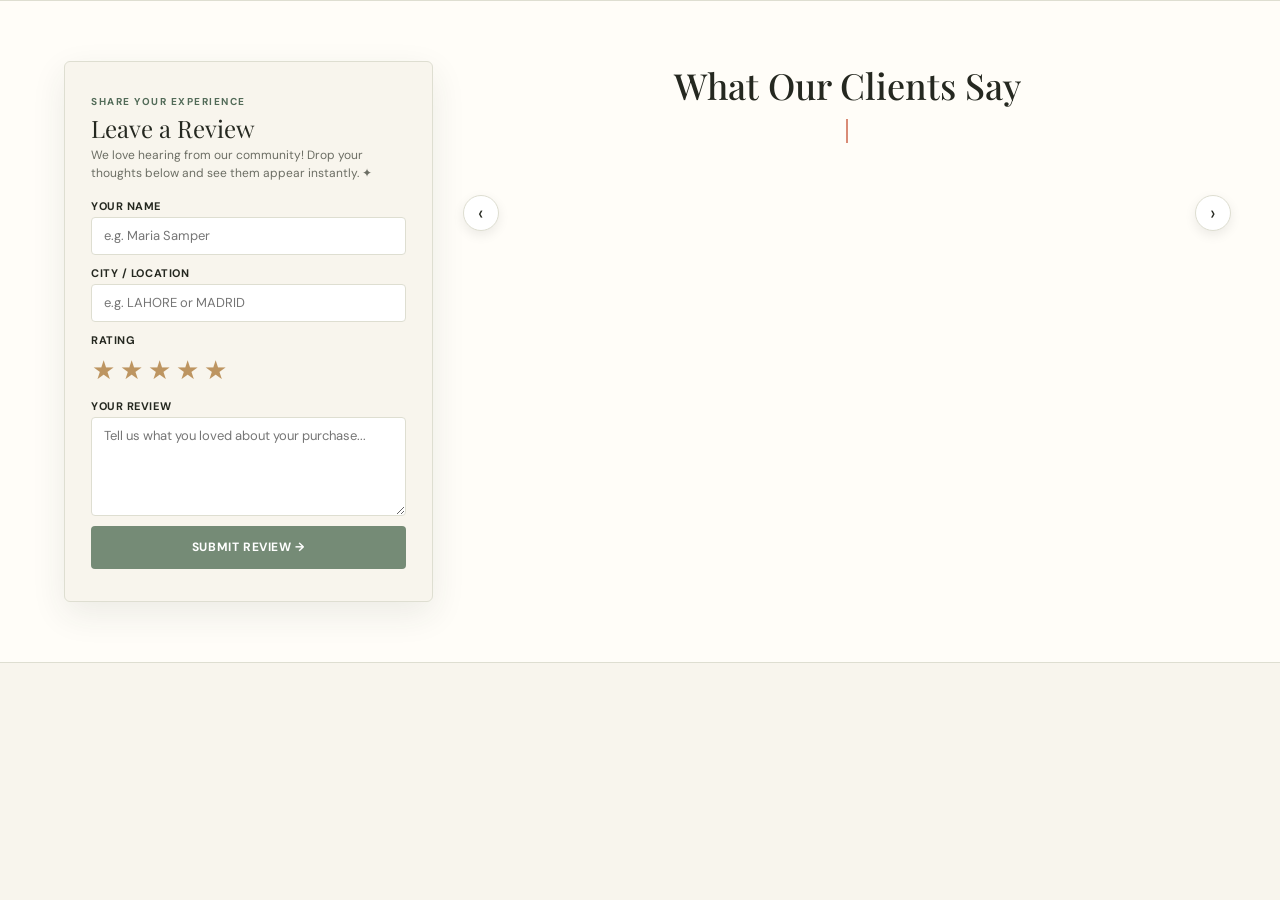
<file: componenets/review.html>
<!DOCTYPE html>
<html lang="en">
<head>
  <meta charset="UTF-8" />
  <meta name="viewport" content="width=device-width, initial-scale=1.0" />
  <title>Reviews Component</title>
  <link rel="preconnect" href="https://fonts.googleapis.com" />
  <link rel="preconnect" href="https://fonts.gstatic.com" crossorigin />
  <link href="https://fonts.googleapis.com/css2?family=DM+Sans:ital,wght@0,400;0,500;0,700;1,400&family=Playfair+Display:ital,wght@0,400;0,500;0,600;0,700;1,400&display=swap" rel="stylesheet" />
  <link rel="script" href="/static/global.js">

  <style>
    :root {
      --sage: #758b76;
      --sage-dark: #526b58;
      --sage-pale: #e4e9df;
      --cream: #f8f5ed;
      --paper: #fffdf8;
      --ink: #252820;
      --muted: #6c6e64;
      --rose: #d98b76;
      --gold: #bd9561;
      --line: #deded1;
      --serif: 'Playfair Display', Georgia, serif;
      --sans: 'DM Sans', Arial, sans-serif;
      --shadow: 0 12px 35px rgba(47, 57, 43, .09);
      --radius: 6px;
    }

    * { box-sizing: border-box; margin: 0; padding: 0; }
    body { background: var(--cream); color: var(--ink); font-family: var(--sans); font-size: 14px; line-height: 1.55; }
    button, input, textarea { font: inherit; color: inherit; }

    /* Customer Reviews Section */
    .reviews-section {
      padding: 60px clamp(20px, 5vw, 80px);
      background: var(--paper);
      border-top: 1px solid var(--line);
      border-bottom: 1px solid var(--line);
    }
    .reviews-container { display: flex; gap: 40px; max-width: 1300px; margin: 0 auto; align-items: flex-start; }
    
    .review-form-wrapper {
      flex: 0 0 32%; background: var(--cream); padding: 32px 26px; border-radius: var(--radius); border: 1px solid var(--line); box-shadow: var(--shadow);
    }
    .form-header .eyebrow { font-size: 10px; letter-spacing: 0.15em; color: var(--sage-dark); font-weight: 700; text-transform: uppercase; display: block; margin-bottom: 2px; }
    .form-header h2 { font: 400 24px var(--serif); margin-bottom: 2px; color: var(--ink); }
    .form-header p { font-size: 12px; color: var(--muted); margin-bottom: 15px; }

    .form-group { margin-bottom: 10px; display: flex; flex-direction: column; gap: 2px; }
    .form-group label { font-size: 11px; font-weight: 700; text-transform: uppercase; letter-spacing: 0.05em; color: var(--ink); }
    .form-group input, .form-group textarea {
      width: 100%; padding: 8px 12px; border: 1px solid var(--line); border-radius: 4px; background: #ffffff; font-size: 13px; color: var(--ink); outline: none;
    }
    .form-group input:focus, .form-group textarea:focus { border-color: var(--sage); }

    .star-rating-input { display: flex; gap: 2px; }
    .star-btn { background: transparent; border: none; font-size: 24px; color: #d1d5db; cursor: pointer; padding: 0 2px; transition: color 0.15s ease, transform 0.15s ease; }
    .star-btn.active, .star-btn:hover { color: var(--gold); transform: scale(1.1); }

    .submit-review-btn {
      width: 100%; background: var(--sage); color: white; padding: 12px; border: 0; border-radius: 4px; font-size: 12px; font-weight: 700; letter-spacing: 0.05em; text-transform: uppercase; cursor: pointer; transition: background 0.2s;
    }
    .submit-review-btn:hover { background: var(--sage-dark); }

    .reviews-display-wrapper { flex: 0 0 65%; min-width: 0; display: flex; flex-direction: column; align-items: center; }
    .section-title { text-align: center; margin-bottom: 30px; }
    .section-title h2 { font: 500 clamp(26px, 3.5vw, 36px) var(--serif); color: var(--ink); margin-bottom: 10px; }
    .decorative-line { display: block; width: 2px; height: 24px; background: var(--rose); margin: 0 auto; }

    .carousel-container { position: relative; width: 100%; display: flex; align-items: center; justify-content: center; }
    .carousel-track-container { width: 100%; overflow: hidden; padding: 40px 0; }
    .carousel-track { display: flex; align-items: center; transition: transform 0.45s cubic-bezier(0.25, 1, 0.5, 1); }

    .review-card {
      flex: 0 0 320px; max-width: 320px; background: #ffffff; border: 1px solid var(--line); border-radius: var(--radius); padding: 30px 24px; margin: 0 14px; text-align: center; position: relative; box-shadow: var(--shadow); transition: transform 0.4s ease, opacity 0.4s ease; opacity: 0.4; transform: scale(0.85); cursor: pointer;
    }
    .review-card.active { opacity: 1; transform: scale(1.12); z-index: 5; border-color: transparent; }
    .review-stars { font-size: 16px; color: var(--gold); margin-bottom: 14px; letter-spacing: 2px; }
    .star-empty { color: #e5e7eb; }
    .review-text { font: 400 13px/1.6 var(--serif); color: var(--ink); margin-bottom: 18px; font-style: italic; }
    .review-author { font-size: 11px; font-weight: 700; letter-spacing: 0.08em; text-transform: uppercase; color: var(--ink); }
    .review-author span { color: var(--muted); font-weight: 500; }

    .nav-arrow {
      position: absolute; top: 50%; transform: translateY(-50%); z-index: 10; width: 36px; height: 36px; border-radius: 50%; background: #ffffff; border: 1px solid var(--line); color: var(--ink); font-size: 20px; display: flex; align-items: center; justify-content: center; cursor: pointer; box-shadow: 0 4px 12px rgba(0, 0, 0, 0.08); transition: background 0.2s;
    }
    .nav-arrow:hover { background: var(--sage-pale); }
    .prev-arrow { left: -10px; }
    .next-arrow { right: -10px; }

    /* Toast Notification */
    .toast {
      position: fixed; z-index: 100; bottom: 24px; left: 50%; transform: translate(-50%, 30px); padding: 12px 24px; background: #2e3e31; color: white; border-radius: 30px; box-shadow: var(--shadow); font-size: 12px; font-weight: 500; opacity: 0; pointer-events: none; transition: opacity .3s, transform .3s; text-align: center;
    }
    .toast.show { opacity: 1; transform: translate(-50%, 0); }

    @media (max-width: 992px) {
      .reviews-container { flex-direction: column; }
      .review-form-wrapper, .reviews-display-wrapper { width: 100%; flex: 1 1 100%; }
    }
  </style>
</head>
<body>

  <!-- REVIEWS SECTION -->
  <section class="reviews-section" id="reviews">
    <div class="reviews-container">
      
      <!-- Review Form -->
      <div class="review-form-wrapper">
        <div class="form-header">
          <span class="eyebrow">Share Your Experience</span>
          <h2>Leave a Review</h2>
          <p>We love hearing from our community! Drop your thoughts below and see them appear instantly. ✦</p>
        </div>

        <form id="reviewForm" class="review-form">
          <div class="form-group">
            <label for="reviewerName">Your Name</label>
            <input type="text" id="reviewerName" placeholder="e.g. Maria Samper" required />
          </div>

          <div class="form-group">
            <label for="reviewerCity">City / Location</label>
            <input type="text" id="reviewerCity" placeholder="e.g. LAHORE or MADRID" required />
          </div>

          <div class="form-group">
            <label>Rating</label>
            <div class="star-rating-input" id="starInput">
              <button type="button" class="star-btn active" data-rating="1">★</button>
              <button type="button" class="star-btn active" data-rating="2">★</button>
              <button type="button" class="star-btn active" data-rating="3">★</button>
              <button type="button" class="star-btn active" data-rating="4">★</button>
              <button type="button" class="star-btn active" data-rating="5">★</button>
            </div>
          </div>

          <div class="form-group">
            <label for="reviewerComment">Your Review</label>
            <textarea id="reviewerComment" rows="4" placeholder="Tell us what you loved about your purchase..." required></textarea>
          </div>

          <button type="submit" class="submit-review-btn">Submit Review →</button>
        </form>
      </div>

      <!-- Carousel Display -->
      <div class="reviews-display-wrapper">
        <div class="section-title">
          <h2>What Our Clients Say</h2>
          <span class="decorative-line"></span>
        </div>

        <div class="carousel-container">
          <button class="nav-arrow prev-arrow" id="prevBtn" type="button" aria-label="Previous">‹</button>
          <div class="carousel-track-container">
            <div class="carousel-track" id="carouselTrack"></div>
          </div>
          <button class="nav-arrow next-arrow" id="nextBtn" type="button" aria-label="Next">›</button>
        </div>
      </div>

    </div>
  </section>

  <!-- Toast Notification -->
  <div class="toast" id="toast" role="status"></div>

  <!-- Immediate Execution Script -->
  <script>
   
  </script>

</body>
</html>
</file>
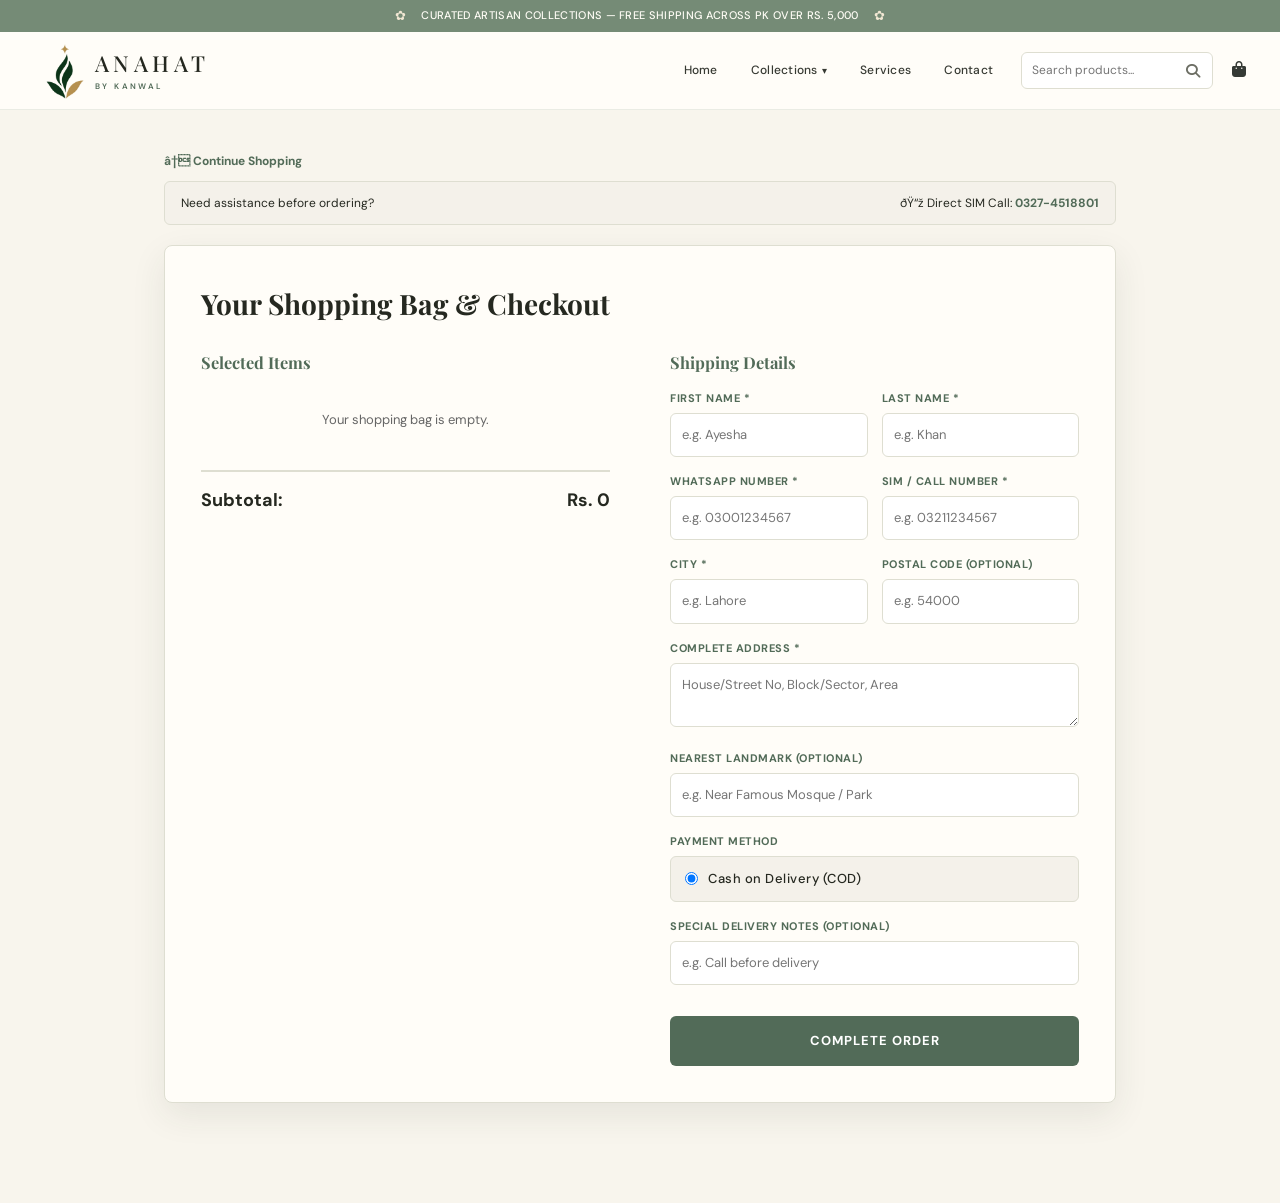
<file: pages/checkouts/checkout.html>
﻿<!DOCTYPE html>
<html lang="en">
<head>
  <meta charset="UTF-8" />
  <meta name="viewport" content="width=device-width, initial-scale=1.0" />
  <title>Checkout & Bag | Anahat by Kanwal</title>
  <link rel="stylesheet" href="/static/style.css" />
  <link href="https://fonts.googleapis.com/css2?family=DM+Sans:wght@400;500;700&family=Playfair+Display:wght@400;600&display=swap" rel="stylesheet" />
  <script src="/static/global.js" defer></script>
  <style>
    body { 
      background: var(--cream, #f8f5ed); 
      font-family: 'DM Sans', sans-serif; 
      color: var(--ink, #252820); 
      margin: 0; 
      padding: 0; 
    }
    
    .checkout-wrapper { 
      max-width: 1000px; 
      margin: 40px auto; 
      padding: 0 24px 60px; 
    }
    
    .checkout-card { 
      background: var(--paper, #fffdf8); 
      border-radius: 8px; 
      border: 1px solid #deded1; 
      padding: 36px; 
      box-shadow: 0 12px 35px rgba(47, 57, 43, .09); 
    }
    
    h1 { 
      font-family: 'Playfair Display', serif; 
      font-size: 28px; 
      margin-bottom: 24px; 
      color: var(--ink, #252820); 
    }
    
    .grid-layout { 
      display: grid; 
      grid-template-columns: 1fr 1fr; 
      gap: 60px; 
    }
    
    @media(max-width: 820px) { 
      .grid-layout { grid-template-columns: 1fr; gap: 35px; } 
    }

    .support-banner {
      background: #f4f1ea;
      border: 1px solid #deded1;
      padding: 12px 16px;
      border-radius: 6px;
      margin-bottom: 20px;
      display: flex;
      justify-content: space-between;
      align-items: center;
      font-size: 12px;
    }
    .support-banner a {
      color: var(--sage-dark, #526b58);
      font-weight: 700;
      text-decoration: none;
    }
    .support-banner a:hover {
      text-decoration: underline;
    }
    
    .cart-item { 
      display: grid; 
      grid-template-columns: 65px 1fr auto auto; 
      gap: 14px; 
      align-items: center; 
      padding: 14px 0; 
      border-bottom: 1px solid #deded1; 
    }
    
    .cart-item img { 
      width: 65px; 
      height: 65px; 
      object-fit: cover; 
      border-radius: 6px; 
      border: 1px solid #eee; 
    }
    
    .qty-btn { 
      width: 24px; 
      height: 24px; 
      border: 1px solid #bd9561; 
      background: #fff; 
      cursor: pointer; 
      border-radius: 4px; 
      font-weight: bold; 
      color: var(--ink, #252820); 
      transition: all 0.2s; 
    }
    .qty-btn:hover { 
      background: var(--sage, #758b76); 
      color: white; 
      border-color: var(--sage, #758b76); 
    }
    
    .form-row { 
      display: grid; 
      grid-template-columns: 1fr 1fr; 
      gap: 14px; 
    }
    
    @media(max-width: 480px) { 
      .form-row { grid-template-columns: 1fr; } 
    }
    
    .form-group { 
      margin-bottom: 16px; 
      position: relative;
    }
    
    .form-group label { 
      display: block; 
      font-size: 11px; 
      font-weight: 700; 
      text-transform: uppercase; 
      margin-bottom: 6px; 
      color: var(--sage-dark, #526b58); 
      letter-spacing: 0.5px; 
    }
    
    .form-group input, 
    .form-group textarea, 
    .form-group select { 
      width: 100%; 
      padding: 11px; 
      border: 1px solid #deded1; 
      border-radius: 6px; 
      font-size: 13px; 
      outline: none; 
      background: #fff; 
      box-sizing: border-box; 
      font-family: inherit; 
    }
    
    .form-group input:focus, 
    .form-group textarea:focus { 
      border-color: var(--sage, #758b76); 
    }

    /* Custom Field Error Text Style */
    .field-error {
      color: #b33939;
      font-size: 11px;
      font-weight: 600;
      margin-top: 4px;
      display: none;
    }
    
    .payment-option { 
      background: #f4f1ea; 
      border: 1px solid #deded1; 
      padding: 12px 14px; 
      border-radius: 6px; 
      display: flex; 
      align-items: center; 
      justify-content: flex-start;
      gap: 10px; 
      font-size: 13px; 
      font-weight: 500; 
      color: var(--ink, #252820); 
    }

    .payment-option input[type="radio"] {
      width: auto !important;
      margin: 0;
      cursor: pointer;
    }
    
    .total-row { 
      display: flex; 
      justify-content: space-between; 
      font-size: 18px; 
      font-weight: 700; 
      margin-top: 20px; 
      padding-top: 15px; 
      border-top: 2px solid #deded1; 
      color: var(--ink, #252820); 
    }
    
    .btn-brand-order { 
      width: 100%; 
      background: var(--sage-dark, #526b58); 
      color: white; 
      border: none; 
      padding: 15px; 
      border-radius: 6px; 
      font-weight: 700; 
      text-transform: uppercase; 
      font-size: 13px; 
      letter-spacing: 1px; 
      cursor: pointer; 
      margin-top: 15px; 
      transition: background 0.3s ease; 
    }
    .btn-brand-order:hover { 
      background: var(--sage, #758b76); 
    }
    
/* Toast Notification */
.toast {
    position: fixed;
    z-index: 100;
    bottom: 24px;
    left: 50%;
    transform: translate(-50%, 30px);
    padding: 12px 24px;
    background: #2e3e31;
    color: white;
    border-radius: 30px;
    box-shadow: var(--shadow);
    font-size: 12px;
    font-weight: 500;
    opacity: 0;
    pointer-events: none;
    transition: opacity .3s, transform .3s;
    text-align: center;
}

.toast.show {
    opacity: 1;
    transform: translate(-50%, 0);
}
/* ==========================================================================
   CHECKOUT / CART ITEMS MOBILE RESPONSIVE FIXES
   ========================================================================== */

@media (max-width: 760px) {
  /* Cart item container ko flexible banayein taake elements overflow na karein */
  .checkout-item, 
  .cart-item-row,
  .cart-item {
    display: flex !important;
    flex-wrap: wrap !important;
    align-items: center !important;
    gap: 12px !important;
    padding: 14px 10px !important;
    border-bottom: 1px solid var(--line, #deded1);
    position: relative;
  }

  /* Checkbox aur Product Image alignment */
  .checkout-item input[type="checkbox"],
  .cart-item-checkbox {
    flex-shrink: 0;
  }

  .checkout-item img,
  .cart-item-img {
    width: 60px !important;
    height: 75px !important;
    object-fit: cover !important;
    border-radius: 6px;
    flex-shrink: 0;
  }

  /* Item Title & Details section */
  .checkout-item-details,
  .cart-item-info {
    flex: 1 1 140px !important;
    min-width: 0 !important;
  }

  .checkout-item-title,
  .cart-item-title {
    font-size: 13px !important;
    font-weight: 600 !important;
    line-height: 1.25 !important;
    margin-bottom: 4px !important;
    white-space: normal !important;
    overflow: hidden;
    text-overflow: ellipsis;
  }

  /* Quantity buttons aur Total Price ki row */
  .checkout-item-actions,
  .cart-item-controls {
    display: flex !important;
    justify-content: space-between !important;
    align-items: center !important;
    width: 100% !important;
    margin-top: 8px !important;
    padding-top: 8px !important;
    border-top: 1px dashed rgba(222, 222, 209, 0.6);
  }

  /* Quantity selector styling */
  .quantity-controls,
  .cart-qty-wrap {
    display: flex !important;
    align-items: center !important;
    gap: 8px !important;
  }

  .quantity-controls button,
  .cart-qty-btn {
    width: 28px !important;
    height: 28px !important;
    font-size: 13px !important;
    border: 1px solid var(--line, #deded1);
    background: #fff;
    border-radius: 4px;
    display: grid;
    place-items: center;
  }

  /* Total Price styling on mobile */
  .checkout-item-price,
  .cart-item-total {
    font-size: 13.5px !important;
    font-weight: 700 !important;
    color: var(--ink, #252820);
  }

  /* Remove link styling */
  .remove-item,
  .cart-remove-btn {
    font-size: 11px !important;
    color: #c95656 !important;
    text-decoration: underline;
    background: none;
    border: none;
    cursor: pointer;
    margin-top: 2px;
    display: inline-block;
  }
}
  </style>
    <!-- Open Graph / Social Media Meta Tags -->
    <meta property="og:type" content="website" />
    <meta property="og:title" content="Anahat by Kanwal | Reveal Your Inner Beauty" />
    <meta property="og:description" content="Handcrafted apparel, party wear dresses, embellished western shirts, abayas, hand-painted stoles, calligraphy, resin art, and lotus flower decor." />
    <meta property="og:image" content="/static/assets/images/Home page/Hero.jpg" />
    <!-- Extended On-Page SEO & Canonical Tags -->
    <link rel="canonical" href="https://anahatbykanwal.com/" />
    <link rel="icon" type="image/x-icon" href="/static/assets/images/favicon.ico" />
    <meta name="author" content="Anahat by Kanwal" />
</head>
<body>

  <!-- Dynamic Header Placeholder -->
  <div id="header-placeholder"></div>

  <div class="checkout-wrapper">
    <a href="javascript:history.back()" style="text-decoration:none; color:var(--sage-dark,#526b58); font-weight:bold; font-size:12px; display:inline-block; margin-bottom:10px;">â† Continue Shopping</a>
    
    <!-- Support & Direct Call Banner -->
    <div class="support-banner">
      <span>Need assistance before ordering?</span>
      <span>ðŸ“ž Direct SIM Call: <a href="tel:03274518801">0327-4518801</a></span>
    </div>

    <div class="checkout-card">
      <h1>Your Shopping Bag & Checkout</h1>

      <div class="grid-layout">
        <!-- Selected Items View -->
        <div>
          <h3 style="font-family:'Playfair Display', serif; margin-bottom:15px; color:var(--sage-dark,#526b58);">Selected Items</h3>
         
          <div id="cartList"></div>
          <div class="total-row">
            <span>Subtotal:</span>
            <span id="cartSubtotal">Rs. 0</span>
          </div>
        </div>

        <!-- Shipping Details & Order Form -->
        <div>
          <h3 style="font-family:'Playfair Display', serif; margin-bottom:15px; color:var(--sage-dark,#526b58);">Shipping Details</h3>
          <!-- novalidate added to stop default browser popup/scrolling -->
          <form id="orderForm" novalidate>
            
            <div class="form-row">
              <div class="form-group">
                <label for="cFirstName">First Name *</label>
                <input type="text" id="cFirstName" placeholder="e.g. Ayesha" />
                <div class="field-error" id="err-cFirstName">This field cannot be empty.</div>
              </div>
              <div class="form-group">
                <label for="cLastName">Last Name *</label>
                <input type="text" id="cLastName" placeholder="e.g. Khan" />
                <div class="field-error" id="err-cLastName">This field cannot be empty.</div>
              </div>
            </div>

            <!-- Contact Numbers -->
            <div class="form-row">
              <div class="form-group">
                <label for="cWhatsApp">WhatsApp Number *</label>
                <input type="tel" id="cWhatsApp" placeholder="e.g. 03001234567" />
                <div class="field-error" id="err-cWhatsApp">This field cannot be empty.</div>
              </div>
              <div class="form-group">
                <label for="cSimPhone">SIM / Call Number *</label>
                <input type="tel" id="cSimPhone" placeholder="e.g. 03211234567" />
                <div class="field-error" id="err-cSimPhone">This field cannot be empty.</div>
              </div>
            </div>

            <div class="form-row">
              <div class="form-group">
                <label for="cCity">City *</label>
                <input type="text" id="cCity" placeholder="e.g. Lahore" />
                <div class="field-error" id="err-cCity">This field cannot be empty.</div>
              </div>
              <div class="form-group">
                <label for="cPostalCode">Postal Code (Optional)</label>
                <input type="text" id="cPostalCode" placeholder="e.g. 54000" />
              </div>
            </div>

            <div class="form-group">
              <label for="cAddress">Complete Address *</label>
              <textarea id="cAddress" rows="2" placeholder="House/Street No, Block/Sector, Area"></textarea>
              <div class="field-error" id="err-cAddress">This field cannot be empty.</div>
            </div>

            <div class="form-group">
              <label for="cLandmark">Nearest Landmark (Optional)</label>
              <input type="text" id="cLandmark" placeholder="e.g. Near Famous Mosque / Park" />
            </div>

            <div class="form-group">
              <label>Payment Method</label>
              <div class="payment-option">
                <input type="radio" id="cod" name="payment" value="COD" checked readonly />
                <label for="cod" style="margin:0; cursor:pointer; text-transform:none; font-weight:500; font-size:13px; color:var(--ink,#252820);">Cash on Delivery (COD)</label>
              </div>
            </div>

            <div class="form-group">
              <label for="cNotes">Special Delivery Notes (Optional)</label>
              <input type="text" id="cNotes" placeholder="e.g. Call before delivery" />
            </div>

            <button type="submit" class="btn-brand-order">COMPLETE ORDER</button>
          </form>
        </div>
      </div>
    </div>
  </div>

  <script>
// ======================================================================
// Cart functionality globally
// ======================================================================

// 1. Toast Notification Function (Success message display karne ke liye)
// function showToast(message) {
//   let toast = document.getElementById('toast');
//   if (!toast) {
//     toast = document.createElement('div');
//     toast.id = 'toast';
//     toast.className = 'toast';
//     // Inline styling taake alag se CSS na dhoondni pade
//     toast.style.cssText = "position:fixed; z-index:9999; bottom:30px; left:50%; transform:translate(-50%, 40px); padding:12px 24px; background:#526b58; color:#fffdf8; border-radius:30px; box-shadow:0 10px 30px rgba(0,0,0,0.15); font-size:13px; font-weight:500; opacity:0; pointer-events:none; transition:opacity 0.3s ease, transform 0.3s ease; text-align:center;";
//     document.body.appendChild(toast);
//   }
//   toast.textContent = message;
//   toast.style.opacity = '1';
//   toast.style.transform = 'translate(-50%, 0)';
//   setTimeout(() => {
//     toast.style.opacity = '0';
//     toast.style.transform = 'translate(-50%, 40px)';
//   }, 2500);
// }

// 2. Universal "Add to Bag" Handler (Har page par click fetch karega)
document.addEventListener('click', function(e) {
  const btn = e.target.closest('.add-to-bag-btn') || e.target.closest('.add-to-bag');
  if (!btn) return;

  e.preventDefault();

  const productCard = btn.closest('.product-card') || btn.closest('.product-item') || btn.parentElement;

  // Image safely fetch karne ke liye
  let imageSrc = '';
  const imgEl = productCard ? productCard.querySelector('img') : null;
  if (imgEl) {
    imageSrc = imgEl.getAttribute('src') || imgEl.getAttribute('data-src') || '';
  }
  if (!imageSrc || imageSrc.includes('placeholder')) {
    imageSrc = btn.dataset.image || '/static/assets/images/Home page/logo.png';
  }

  const product = {
    id: btn.dataset.id || ('prod_' + Math.random().toString(36).substr(2, 9)),
    name: btn.dataset.name || (productCard && productCard.querySelector('h3, .product-title') ? productCard.querySelector('h3, .product-title').innerText.trim() : 'Artisan Product'),
    price: Number(btn.dataset.price || (productCard && productCard.querySelector('.price, .product-price') ? productCard.querySelector('.price, .product-price').innerText.replace(/[^0-9]/g, '') : 8900)),
    image: imageSrc,
    quantity: 1,
    selected: true
  };

  let cart = (typeof CartManager !== 'undefined' && CartManager.getCart) 
    ? CartManager.getCart() 
    : JSON.parse(localStorage.getItem('anahat_cart') || '[]');

  const existing = cart.find(item => String(item.id) === String(product.id));
  if (existing) {
    existing.quantity = (Number(existing.quantity) || 1) + 1;
  } else {
    cart.push(product);
  }

  // Cart save aur badge update karein
  if (typeof CartManager !== 'undefined' && CartManager.saveCart) {
    CartManager.saveCart(cart);
  } else {
    localStorage.setItem('anahat_cart', JSON.stringify(cart));
  }

  updateCartHeaderBadge(cart);
  
  // Success Message Show Karein âœ¨
  showToast(' Successfully added to bag!');

  // Agar mini-drawer open karna ho
  if (typeof window.openDrawer === 'function') {
    window.openDrawer();
  }
});

// 3. Main Checkout Component Render Function
function renderCheckoutComponent() {
  const cart = (typeof CartManager !== 'undefined' && CartManager.getCart) 
    ? CartManager.getCart() 
    : JSON.parse(localStorage.getItem('anahat_cart') || '[]');
    
    
  const listEl = document.getElementById('cartList');
  const totalEl = document.getElementById('cartSubtotal');

  // Cart Badge Update Karein (Har Page Par Header Bag Count Sahi Karega)
  updateCartHeaderBadge(cart);

  if (!listEl || !totalEl) return;

  if (!cart || cart.length === 0) {
    listEl.innerHTML = '<p style="color:#666; font-size:13px; padding:20px 0; text-align:center;">Your shopping bag is empty.</p>';
    totalEl.textContent = 'Rs. 0';
    return;
  }

  let subtotal = 0;
  
  // Sabhi items selected hain ya nahi check karein
  const allSelected = cart.every(item => item.selected !== false);

  // Select All Checkbox Layout
  let htmlContent = `
    <div style="display:flex; align-items:center; gap:8px; padding-bottom:12px; margin-bottom:16px; border-bottom:1px solid #deded1;">
      <input type="checkbox" id="selectAllCart" onchange="toggleSelectAllCart(this.checked)" ${allSelected ? 'checked' : ''} style="cursor:pointer;">
      <label for="selectAllCart" style="font-size:12px; font-weight:600; cursor:pointer;">Select All Items</label>
    </div>
    
  `;

  // Items Rendering with Checkbox, Remove Button & Image Fetching
  htmlContent += cart.map(item => {
    const isSelected = item.selected !== false; 
    const itemName = item.name || item.title || 'Artisan Product';
    const itemPrice = Number(item.price) || 0;
    const itemQty = Number(item.quantity) || 1;
const itemImage = item.image || item.mainImage || item.img || '/static/assets/images/Home page/logo.png';    
    // Fixed multiplication syntax (*)
    const itemTotal = itemPrice * itemQty;
    
    
    if (isSelected) {
      subtotal += itemTotal;
    }

    return `
      <div class="cart-item" style="display:flex; align-items:center; gap:12px; margin-bottom:15px; padding-bottom:15px; border-bottom:1px solid #deded1; opacity: ${isSelected ? '1' : '0.5'};">
        
        <!-- Individual Selection Checkbox -->
        <input type="checkbox" onchange="toggleItemSelection('${item.id}', this.checked)" ${isSelected ? 'checked' : ''} style="cursor:pointer;">

        <img src="${itemImage}" alt="${itemName}" style="width:60px; height:75px; object-fit:cover; border-radius:4px;" onerror="this.src='/static/assets/images/Home page/logo.png'">
        
        <div style="flex:1;">
          <strong style="font-size:13px; color:#252820; display:block; margin-bottom:3px;">${itemName}</strong>
          ${item.size ? `<span style="display:inline-block; font-size:11px; background:#f0ede6; color:#526b58; padding:2px 8px; border-radius:4px; margin-bottom:4px; font-weight:600;">Size: ${item.size}</span><br>` : ''}
          <span style="font-size:11px; color:#6c6e64; display:block; margin-bottom:4px;">Rs. ${itemPrice.toLocaleString()}</span>
          
          <!-- Remove Item Button -->
          <button type="button" onclick="removeCartItem('${item.id}')" style="background:none; border:none; color:#d98b76; font-size:11px; cursor:pointer; padding:0; text-decoration:underline;">
            Remove
          </button>
        </div>

        <!-- Quantity Adjuster Buttons -->
        <div style="display:flex; align-items:center; gap:5px;">
          <button class="qty-btn" type="button" onclick="adjustQty('${item.id}', -1)" style="padding:2px 8px; cursor:pointer;">-</button>
          <span style="font-size:12px; font-weight:bold;">${itemQty}</span>
          <button class="qty-btn" type="button" onclick="adjustQty('${item.id}', 1)" style="padding:2px 8px; cursor:pointer;">+</button>
        </div>

        <strong style="font-size:12px; margin-left:10px;">Rs. ${itemTotal.toLocaleString()}</strong>
      </div>
    `;
  }).join('');

  listEl.innerHTML = htmlContent;
  totalEl.textContent = `Rs. ${subtotal.toLocaleString()}`;
}

// ---------------- HELPER FUNCTIONS ----------------

// Helper 1: Header Badge Count Update
function updateCartHeaderBadge(cart) {
  const badge = document.getElementById('headerCartCount');
  if (badge) {
    const totalCount = cart.reduce((sum, item) => sum + (Number(item.quantity) || 1), 0);
    badge.textContent = totalCount;
    badge.style.display = totalCount > 0 ? 'flex' : 'none';
  }
}

// Helper 2: Save & Re-render Cart
function saveCartState(cart) {
  if (typeof CartManager !== 'undefined' && CartManager.saveCart) {
    CartManager.saveCart(cart);
  } else {
    localStorage.setItem('anahat_cart', JSON.stringify(cart));
  }
  updateCartHeaderBadge(cart);
  if (typeof renderCheckoutComponent === 'function') {
    renderCheckoutComponent();
    
  }
}

// Helper 3: Quantity Adjust (- / +)
function adjustQty(id, delta) {
  let cart = (typeof CartManager !== 'undefined' && CartManager.getCart) ? CartManager.getCart() : JSON.parse(localStorage.getItem('anahat_cart') || '[]');
  const item = cart.find(i => String(i.id) === String(id));
  if (item) {
    item.quantity = (Number(item.quantity) || 1) + delta;
    if (item.quantity <= 0) {
      cart = cart.filter(i => String(i.id) !== String(id));
    }
    saveCartState(cart);
  }
}

// Helper 4: Single Item Selection Toggle
function toggleItemSelection(id, checked) {
  let cart = (typeof CartManager !== 'undefined' && CartManager.getCart) ? CartManager.getCart() : JSON.parse(localStorage.getItem('anahat_cart') || '[]');
  const item = cart.find(i => String(i.id) === String(id));
  if (item) {
    item.selected = checked;
    saveCartState(cart);
  }
}

// Helper 5: Select All / Deselect All Toggle
function toggleSelectAllCart(checked) {
  let cart = (typeof CartManager !== 'undefined' && CartManager.getCart) ? CartManager.getCart() : JSON.parse(localStorage.getItem('anahat_cart') || '[]');
  cart.forEach(item => { item.selected = checked; });
  saveCartState(cart);
}

// Helper 6: Single Item Remove Function
function removeCartItem(id) {
  let cart = (typeof CartManager !== 'undefined' && CartManager.getCart) ? CartManager.getCart() : JSON.parse(localStorage.getItem('anahat_cart') || '[]');
  cart = cart.filter(i => String(i.id) !== String(id));
  saveCartState(cart);
}


// Page Load par component execute karein
document.addEventListener('DOMContentLoaded', () => {
  const cart = (typeof CartManager !== 'undefined' && CartManager.getCart) ? CartManager.getCart() : JSON.parse(localStorage.getItem('anahat_cart') || '[]');
  updateCartHeaderBadge(cart);
  renderCheckoutComponent();
});














    
    // Clear individual error messages on input typing
    ['cFirstName', 'cLastName', 'cWhatsApp', 'cSimPhone', 'cCity', 'cAddress'].forEach(id => {
      const el = document.getElementById(id);
      if (el) {
        el.addEventListener('input', () => {
          el.style.borderColor = '#deded1';
          const errEl = document.getElementById('err-' + id);
          if (errEl) errEl.style.display = 'none';
        });
      }
    });

    document.getElementById('orderForm').addEventListener('submit', (e) => {
      e.preventDefault();
      
      const cart = (typeof CartManager !== 'undefined' && CartManager.getCart) ? CartManager.getCart() : JSON.parse(localStorage.getItem('anahat_cart') || '[]');
      
      if (!cart || cart.length === 0) {
        alert('Please add items to your bag before proceeding.');
        return;
      }

      // Fields validation check
      const fields = [
        { id: 'cFirstName', val: document.getElementById('cFirstName').value.trim() },
        { id: 'cLastName', val: document.getElementById('cLastName').value.trim() },
        { id: 'cWhatsApp', val: document.getElementById('cWhatsApp').value.trim() },
        { id: 'cSimPhone', val: document.getElementById('cSimPhone').value.trim() },
        { id: 'cCity', val: document.getElementById('cCity').value.trim() },
        { id: 'cAddress', val: document.getElementById('cAddress').value.trim() }
      ];

      let isValid = true;

      fields.forEach(f => {
        const inputEl = document.getElementById(f.id);
        const errEl = document.getElementById('err-' + f.id);
        if (!f.val) {
          isValid = false;
          inputEl.style.borderColor = '#b33939';
          if (errEl) errEl.style.display = 'block';
        } else {
          inputEl.style.borderColor = '#deded1';
          if (errEl) errEl.style.display = 'none';
        }
      });

      if (!isValid) {
        return; // Stops here, no scrolling, displays inline error text right under empty fields
      }

      const firstName = fields[0].val;
      const lastName = fields[1].val;
      const whatsapp = fields[2].val;
      const simPhone = fields[3].val;
      const city = fields[4].val;
      const postalCode = document.getElementById('cPostalCode').value.trim();
      const address = fields[5].val;
      const landmark = document.getElementById('cLandmark').value.trim();
      const notes = document.getElementById('cNotes').value.trim();

      let msg = `*NEW ORDER - ANAHAT BY KANWAL* ðŸ›ï¸\n\n`;
      msg += `ðŸ‘¤ *Customer Name:* ${firstName} ${lastName}\n`;
      msg += `ðŸ’¬ *WhatsApp Number:* ${whatsapp}\n`;
      msg += `ðŸ“ž *SIM / Call Number:* ${simPhone}\n`;
      msg += `ðŸ™ï¸ *City:* ${city}${postalCode ? ` (${postalCode})` : ''}\n`;
      msg += `ðŸ“ *Address:* ${address}\n`;
      if (landmark) msg += `ðŸ›ï¸ *Landmark:* ${landmark}\n`;
      msg += `ðŸ’³ *Payment Method:* Cash on Delivery (COD)\n`;
      if (notes) msg += `ðŸ“ *Note:* ${notes}\n`;
      
      msg += `\n*ORDER ITEMS:*\n`;

      let total = 0;
      cart.forEach((item, index) => {
        const itemSub = item.price * item.quantity;
        total += itemSub;
msg += `${index + 1}. ${item.title || item.name || item.productName} (Qty: ${item.quantity}) - Rs. ${itemSub.toLocaleString()}\n`;      });

      msg += `\nðŸ’µ *TOTAL AMOUNT:* Rs. ${total.toLocaleString()}`;

      // Official WhatsApp Number
      const whatsappNum = "923274518801"; 
      window.open(`https://wa.me/${whatsappNum}?text=${encodeURIComponent(msg)}`, '_blank');
    });

    window.addEventListener('DOMContentLoaded', renderCheckoutComponent);
  </script>
    <!-- Global Component Loader & Global Cart State -->
  <script src="/static/global.js"></script>

  <!-- Central Catalog & Routing Script -->
  <script src="/static/script.js"></script>
</body>
</html>
</file>
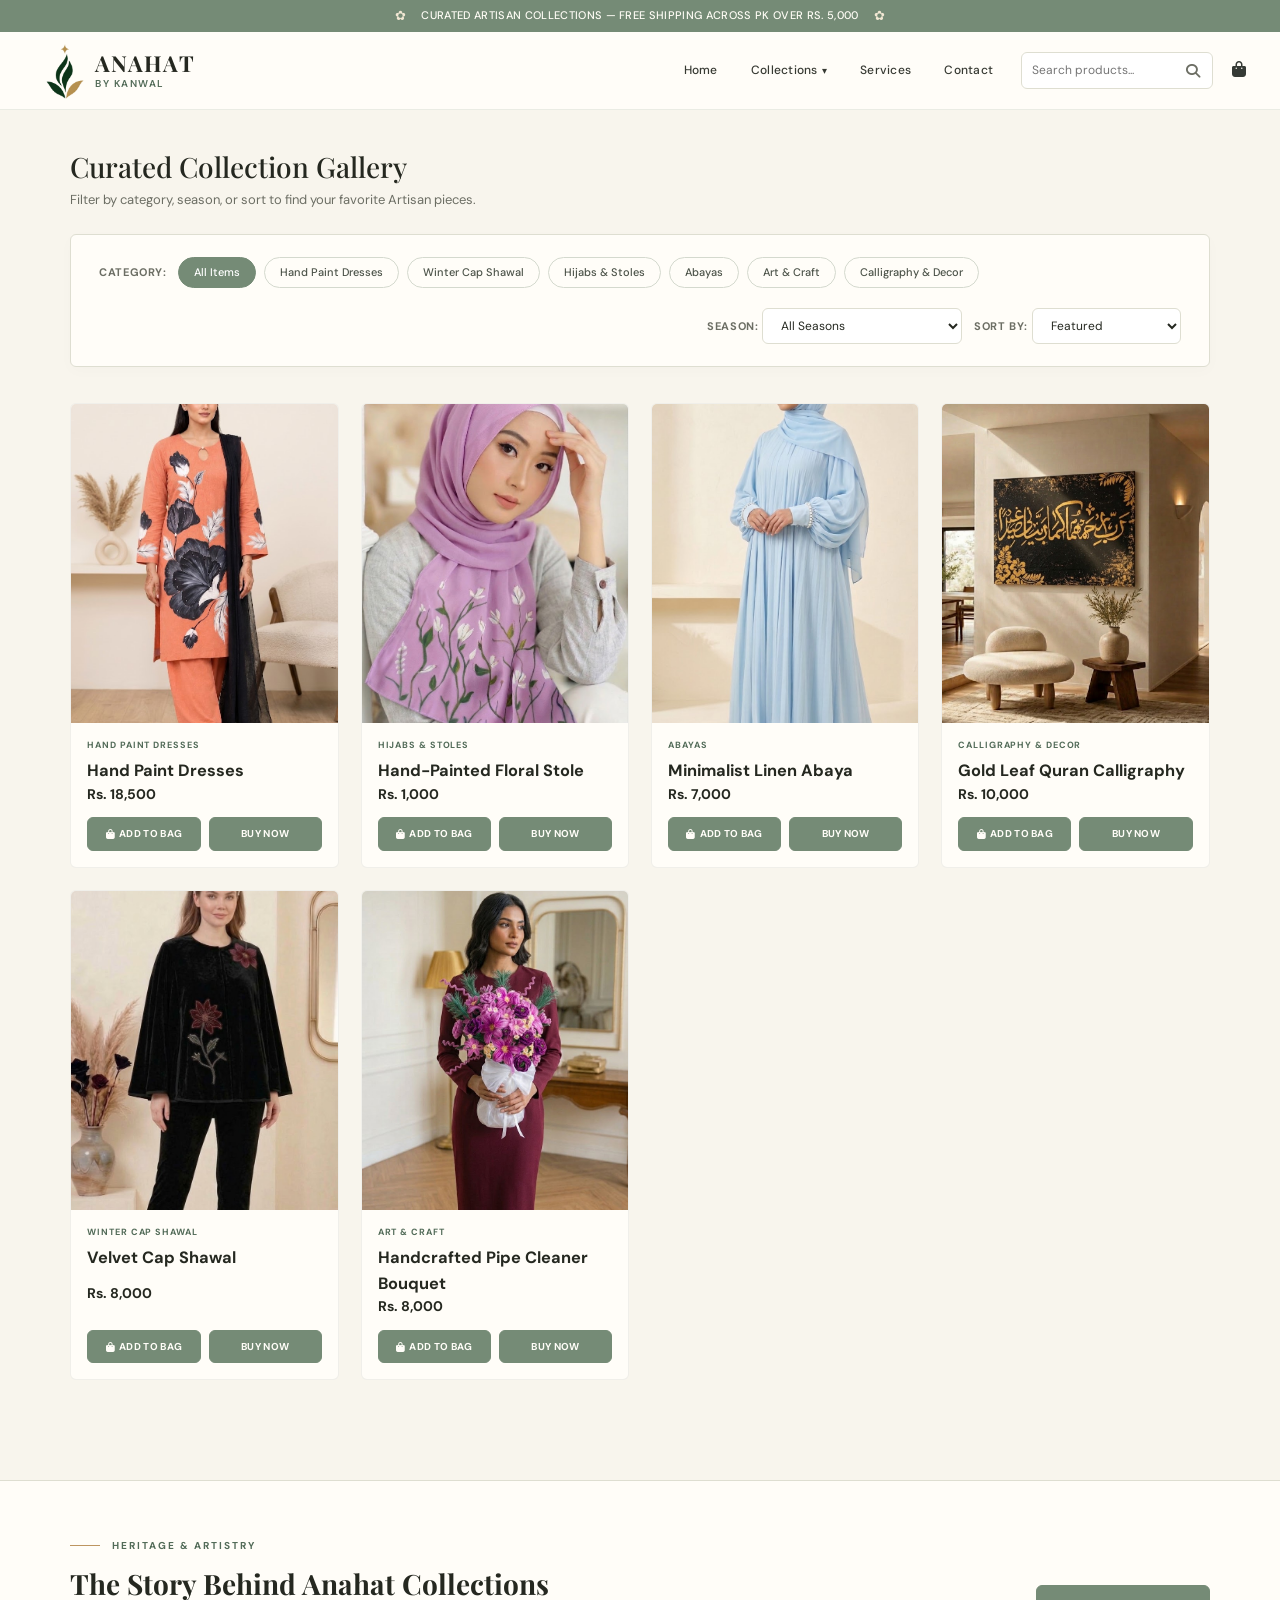
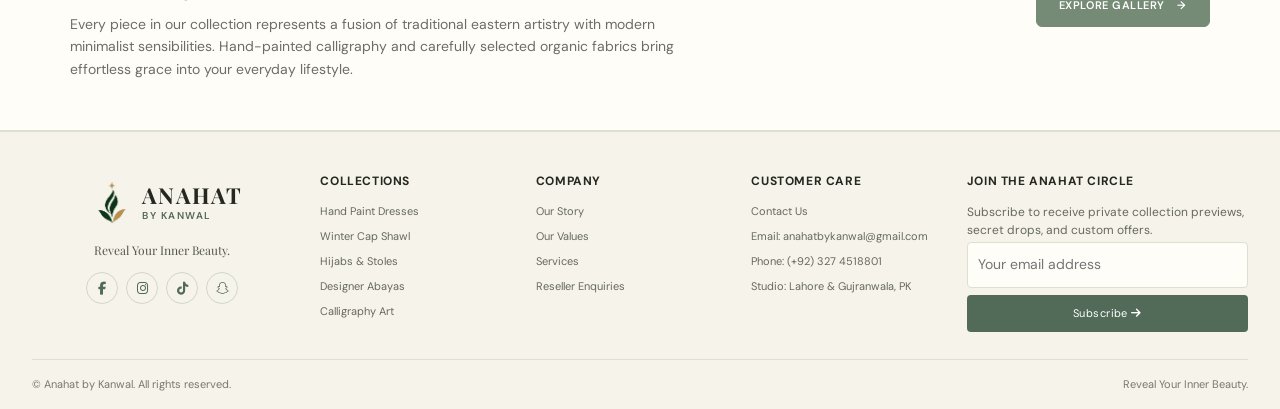
<file: pages/Collections/collectionproduct.html>
﻿<!DOCTYPE html>
<html lang="en">

<head>
  <meta charset="UTF-8" />
  <meta name="viewport" content="width=device-width, initial-scale=1.0" />
  <meta name="theme-color" content="#758b76" />
  <title>Artisan Collections | Embellished Shirts & Stoles â€“ Anahat by Kanwal</title>
<meta name="description" content="Explore our artisanal collection featuring hand-painted silk stoles, custom embellished western shirts, and handcrafted accessories made in Pakistan." />

  <!-- Google Fonts -->
  <link rel="preconnect" href="https://fonts.googleapis.com" />
  <link rel="preconnect" href="https://fonts.gstatic.com" crossorigin />
  <!-- <link href="https://fonts.googleapis.com/css2?family=DM+Sans:ital,wght@0,400;0,500;0,700;1,400&family=Playfair+Display:ital,wght@0,400;0,500;0,600;0,700;1,400&display=swap" rel="stylesheet" /> -->

  <style>
    /* Global CSS Variables & Reset */
    :root {
      --sage: #758b76;
      --sage-dark: #526b58;
      --sage-pale: #e4e9df;
      --cream: #f8f5ed;
      --paper: #fffdf8;
      --ink: #252820;
      --muted: #6c6e64;
      --rose: #d98b76;
      --rose-dark: #bd6c70;
      --gold: #bd9561;
      --line: #deded1;
      --serif: 'Playfair Display', Georgia, serif;
      --sans: 'DM Sans', Arial, sans-serif;
      --shadow: 0 12px 35px rgba(47, 57, 43, .09);
      --radius: 6px;
    }

    * { box-sizing: border-box; margin: 0; padding: 0; }
    html { scroll-behavior: smooth; scroll-padding-top: 90px; }
    body { background: var(--cream); color: var(--ink); font-family: var(--sans); font-size: 14px; line-height: 1.55; overflow-x: hidden; }
    body.drawer-open { overflow: hidden; }

    img { display: block; width: 100%; height: 100%; object-fit: cover; }
    a { color: inherit; text-decoration: none; }
    button, input, select { font: inherit; color: inherit; }
    button { cursor: pointer; border: none; background: none; -webkit-tap-highlight-color: transparent; }

    .product-image-wrap img, .product-name { cursor: pointer; }

    /* Main Shop / Filter Section */
    .shop-section { padding: 40px clamp(20px, 5.5vw, 82px) 60px; }
    .section-header { margin-bottom: 24px; }
    .section-header h2 { font: 500 28px/1.2 var(--serif); color: var(--ink); margin-bottom: 6px; }
    .section-header p { font-size: 13px; color: var(--muted); }

    /* Multi-Filter Bar */
    .filter-panel {
      background: var(--paper); padding: 22px 28px; border-radius: var(--radius); border: 1px solid var(--line); box-shadow: 0 4px 15px rgba(0, 0, 0, 0.02); margin-bottom: 36px; display: flex; flex-wrap: wrap; gap: 20px; align-items: center; justify-content: space-between;
    }
    .filter-group { display: flex; align-items: center; gap: 12px; flex-wrap: wrap; }
    .filter-label { font-size: 11px; font-weight: 700; text-transform: uppercase; letter-spacing: 0.05em; color: var(--muted); }
    .filter-chips { display: flex; align-items: center; gap: 8px; flex-wrap: wrap; }
    .filter-chip {
      border: 1px solid #d4d9ce; background: transparent; color: #4c5349; border-radius: 30px; padding: 6px 15px; font-size: 11px; font-weight: 500; transition: all .2s;
    }
    .filter-chip:hover, .filter-chip.active { background: var(--sage); border-color: var(--sage); color: #fff; }
    .select-dropdown { background: white; border: 1px solid var(--line); padding: 8px 14px; border-radius: var(--radius); font-size: 12px; color: var(--ink); cursor: pointer; outline: none; }

    /* Product Grid */
    .product-grid { display: grid; grid-template-columns: repeat(4, minmax(0, 1fr)); gap: 22px; margin-bottom: 40px; }
    .product-card {
      background: var(--paper); border-radius: var(--radius); overflow: hidden; border: 1px solid rgba(67, 76, 61, .08); transition: transform .25s ease, box-shadow .25s ease; display: flex; flex-direction: column;
    }
    .product-card:hover { transform: translateY(-5px); box-shadow: var(--shadow); }
    .product-image-wrap { position: relative; aspect-ratio: 4/4.8; background: #e8e1d6; overflow: hidden; }
    .product-image-wrap img { transition: transform .6s ease; }
    .product-card:hover .product-image-wrap img { transform: scale(1.05); }

    .badge-stack { position: absolute; top: 10px; left: 10px; display: flex; flex-direction: column; gap: 4px; z-index: 2; }
    .product-badge { background: var(--sage); color: white; border-radius: 4px; padding: 4px 8px; font-size: 9px; font-weight: 700; letter-spacing: 0.05em; text-transform: uppercase; }

    .product-info { padding: 16px; display: flex; flex-direction: column; flex: 1; }
    .product-category { font-size: 9px; letter-spacing: .1em; color: var(--sage-dark); text-transform: uppercase; font-weight: 700; margin-bottom: 5px; }
    .product-name { font: 500 16px/1.3 var(--serif); margin-bottom: 8px; color: var(--ink); }
    .product-rating { font-size: 11px; color: var(--gold); letter-spacing: 1px; margin-bottom: 10px; display: flex; align-items: center; gap: 4px; }
    .product-rating span { color: var(--muted); font-size: 10px; letter-spacing: normal; }
    .product-price { font-size: 14px; font-weight: 700; margin-top: auto; margin-bottom: 12px; color: var(--ink); }
    .product-price del { font-size: 11px; color: #9b9b91; font-weight: 400; margin-left: 8px; }

    .product-card-footer { display: flex; gap: 8px; }
    .add-cart {
      flex: 1; min-height: 36px; border: 1px solid var(--sage); background: transparent; color: var(--sage-dark); border-radius: 4px; font-size: 11px; font-weight: 700; letter-spacing: 0.03em; transition: background 0.2s, color 0.2s;
    }
    .add-cart:hover { background: var(--sage); color: white; }

    .empty-state { text-align: center; padding: 60px 20px; color: var(--muted); font-size: 15px; font-family: var(--serif); grid-column: 1 / -1; }

    /* Buttons */
    .button {
      min-height: 42px; display: inline-flex; align-items: center; justify-content: center; gap: 12px; padding: 0 22px; border-radius: var(--radius); font-size: 11px; font-weight: 600; letter-spacing: 0.05em; text-transform: uppercase; border: 1px solid transparent; transition: transform .2s, background .2s, border-color .2s;
    }
    .button:hover { transform: translateY(-2px); }
    .button-primary { background: var(--sage); border-color: var(--sage); color: white; }
    .button-primary:hover { background: var(--sage-dark); }
    .button-outline { border: 1px solid var(--line); background: white; color: var(--ink); }

    /* Story Section */
    .story-section {
      background: var(--paper); color: var(--ink); padding: 50px clamp(20px, 5.5vw, 82px); border-top: 1px solid var(--line); border-bottom: 1px solid var(--line); display: flex; align-items: center; justify-content: space-between; gap: 24px; flex-wrap: wrap;
    }
    .hero-eyebrow { display: inline-flex; align-items: center; gap: 12px; margin-bottom: 8px; font-size: 10px; letter-spacing: .2em; font-weight: 700; color: var(--sage-dark); text-transform: uppercase; }
    .hero-eyebrow i { display: inline-block; width: 30px; height: 1px; background: var(--gold); }

    
    /* Inline Product Detail View */
    .product-detail-view {
      background: var(--paper); border: 1px solid var(--line); border-radius: var(--radius); padding: 40px; margin-top: 20px; display: grid; grid-template-columns: 1fr 1fr; gap: 40px; box-shadow: var(--shadow);
    }
    .detail-image-wrap { aspect-ratio: 1/1; border-radius: var(--radius); overflow: hidden; background: #e8e1d6; }
    .detail-info h1 { font: 500 32px var(--serif); color: var(--ink); margin: 10px 0 14px; }
    .detail-price { font-size: 20px; font-weight: 700; color: var(--ink); margin-bottom: 20px; }
    .detail-price del { font-size: 14px; color: var(--muted); font-weight: 400; margin-left: 10px; }
    .detail-description { font-size: 14px; color: var(--muted); line-height: 1.7; margin-bottom: 24px; }
    .option-group { margin-bottom: 20px; }
    .option-label { font-size: 11px; font-weight: 700; text-transform: uppercase; letter-spacing: 0.05em; color: var(--ink); display: block; margin-bottom: 8px; }
    .size-chips { display: flex; gap: 8px; }
    .size-chip { border: 1px solid var(--line); background: white; padding: 8px 16px; border-radius: 4px; font-size: 12px; cursor: pointer; transition: all 0.2s; }
    .size-chip.active { background: var(--sage); border-color: var(--sage); color: white; }
    .detail-actions { display: flex; gap: 12px; margin-top: 30px; }
    .back-button {
      background: transparent; border: none; color: var(--sage-dark); font-size: 12px; font-weight: 700; text-transform: uppercase; letter-spacing: 0.05em; cursor: pointer; display: inline-flex; align-items: center; gap: 6px; margin-bottom: 20px;
    }
    .back-button:hover { color: var(--ink); }

/* Product Card Actions (Dual Buttons Design) */
.product-card-actions {
  display: grid;
  grid-template-columns: 1fr 1fr;
  gap: 8px;
  margin-top: auto;
}

.btn-card {
  padding: 8px 6px;
  border-radius: var(--radius);
  font-size: 10px;
  font-weight: 700;
  letter-spacing: 0.03em;
  text-transform: uppercase;
  cursor: pointer;
  display: inline-flex;
  align-items: center;
  justify-content: center;
  gap: 4px;
  white-space: nowrap;
  transition: all 0.2s ease;
}

.btn-add-bag {
  background: var(--sage);
  color: var(--paper);
  border: 1px solid var(--sage);
}

.btn-add-bag:hover {
  background: var(--sage-dark);
}

.btn-buy-now {
  background: var(--sage);
  color: var(--paper);
  border: 1px solid var(--sage);
}

.btn-buy-now:hover {
  background: var(--sage-dark);
  border-color: var(--sage-dark);
}


/* Toast Notification */
.toast {
    position: fixed;
    z-index: 100;
    bottom: 24px;
    left: 50%;
    transform: translate(-50%, 30px);
    padding: 12px 24px;
    background: #2e3e31;
    color: white;
    border-radius: 30px;
    box-shadow: var(--shadow);
    font-size: 12px;
    font-weight: 500;
    opacity: 0;
    pointer-events: none;
    transition: opacity .3s, transform .3s;
    text-align: center;
}

.toast.show {
    opacity: 1;
    transform: translate(-50%, 0);
}

@media (max-width: 760px) {
  /* Product Grid */
  .product-grid {
    display: grid !important;
    grid-template-columns: repeat(2, minmax(0, 1fr)) !important;
    gap: 12px !important;
  }

  /* Har product card aik flex container hoga taake height barabar rahe */
  .product-card {
    display: flex !important;
    flex-direction: column !important;
    height: 100% !important;
    background: #fffdf8;
    border-radius: 5px;
    overflow: hidden;
  }

  /* Product info section poori available height le ga */
  .product-info {
    display: flex !important;
    flex-direction: column !important;
    flex: 1 !important;
    padding: 12px 10px !important;
  }

  /* Title ki height fix kar dein taake 1 ya 2 lines hone par bhi layout kharab na ho */
  .product-name, 
  .product-title {
    font-size: 13px !important;
    line-height: 1.3 !important;
    min-height: 34px !important; /* 2 lines ke barabar space fix kar di */
    display: -webkit-box;
  
    -webkit-box-orient: vertical;
    overflow: hidden;
  }

  /* Price ko automatically upar dhakel kar buttons ko bottom par lock kar dega */
  .product-price {
    margin-top: auto !important;
    margin-bottom: 10px !important;
    font-size: 13px !important;
  }

  /* Buttons hamesha card ke bilkul bottom par aik sath align rahenge */
  .product-card-actions,
  .product-card-footer {
    display: flex !important;
    flex-direction: column !important;
    gap: 6px !important;
    margin-top: 0 !important;
  }

  .btn-card,
  .btn-add-bag,
  .btn-buy-now,
  .add-cart {
    width: 100% !important;
    padding: 8px 4px !important;
    font-size: 9.5px !important;
  }
}
/* ==========================================================================
   OPTIMIZED CHIPS WRAPPING LAYOUT (NO WASTED SPACE)
   ========================================================================== */

@media (max-width: 760px) {
  #categoryChips,
  .filter-chips-container,
  .category-filter-row {
    display: flex !important;
    flex-wrap: wrap !important;
    gap: 6px !important; /* Chips ke darmiyan gap kam kiya gaya hai */
    justify-content: flex-start !important;
    width: 100% !important;
    padding: 0 !important;
  }

  .filter-chip {
    flex: 0 0 auto !important;
    white-space: nowrap !important;
    padding: 6px 12px !important; /* Padding thodi kam ki hai taake jagah bache */
    font-size: 11px !important;
    border-radius: 16px !important;
  }
}
  </style>
  <link rel="stylesheet" href="https://cdnjs.cloudflare.com/ajax/libs/font-awesome/6.5.2/css/all.min.css" referrerpolicy="no-referrer" />
    <!-- Open Graph / Social Media Meta Tags -->
    <meta property="og:type" content="website" />
    <meta property="og:title" content="Anahat by Kanwal | Reveal Your Inner Beauty" />
    <meta property="og:description" content="Handcrafted apparel, party wear dresses, embellished western shirts, abayas, hand-painted stoles, calligraphy, resin art, and lotus flower decor." />
    <meta property="og:image" content="/static/assets/images/Home page/Hero.jpg" />
    <!-- Extended On-Page SEO & Canonical Tags -->
    <link rel="canonical" href="https://anahatbykanwal.com/" />
    <link rel="icon" type="image/x-icon" href="/static/assets/images/favicon.ico" />
    <meta name="author" content="Anahat by Kanwal" />
</head>

<body>

  <!-- Header Placeholder -->
  <div id="header-placeholder"></div>

  <main>
    <!-- Main Collection View -->
    <section class="shop-section" id="shop">
      <div class="section-header">
        <h2>Curated Collection Gallery</h2>
        <p>Filter by category, season, or sort to find your favorite Artisan pieces.</p>
      </div>

      <!-- Advanced Filter Panel -->
      <div class="filter-panel">
        <div class="filter-group">
          <span class="filter-label">Category:</span>
          <div class="filter-chips" id="categoryChips">
            <button class="filter-chip active" data-category="All">All Items</button>
            <button class="filter-chip" data-category="Hand Paint Dresses">Hand Paint Dresses</button>
            <button class="filter-chip" data-category="Winter Cap Shawal">Winter Cap Shawal</button>
            <button class="filter-chip" data-category="Hijabs & Stoles">Hijabs & Stoles</button>
            <button class="filter-chip" data-category="Abayas">Abayas</button>
            <button class="filter-chip" data-category="Art & Craft">Art & Craft</button>
            <button class="filter-chip" data-category="Calligraphy & Decor">Calligraphy & Decor</button>
          </div>
        </div>

        <div class="filter-group" style="margin-left: auto;">
          <div>
            <label for="seasonSelect" class="filter-label">Season:</label>
            <select id="seasonSelect" class="select-dropdown">
              <option value="All">All Seasons</option>
              <option value="Spring/Summer">Spring/Summer 2026</option>
              <option value="Autumn/Winter">Autumn/Winter Collection</option>
              <option value="Signature Edition">Signature Edition</option>
            </select>
          </div>

          <div>
            <label for="sortSelect" class="filter-label">Sort By:</label>
            <select id="sortSelect" class="select-dropdown">
              <option value="featured">Featured</option>
              <option value="price-low">Price: Low to High</option>
              <option value="price-high">Price: High to Low</option>
              <option value="rating">Top Rated</option>
            </select>
          </div>
        </div>
      </div>

      <div class="product-grid" id="productGrid" aria-live="polite"></div>
      <div class="empty-state" id="emptyState" hidden>No products found matching your active filter criteria.</div>
    </section>

    <!-- Inline Product Detail View Container -->
    <section class="shop-section" id="productDetailSection" hidden>
      <div id="productDetailContainer"></div>
    </section>

    <!-- Heritage Story Section -->
    <section class="story-section" id="story">
      <div style="max-width: 620px;">
        <div class="hero-eyebrow"><i></i><span>HERITAGE &amp; ARTISTRY</span></div>
        <h2 style="font-family: var(--serif); font-size: 28px;">The Story Behind Anahat Collections</h2>
        <p style="color: var(--muted); margin-top: 8px; line-height: 1.6;">
          Every piece in our collection represents a fusion of traditional eastern artistry with modern minimalist sensibilities. Hand-painted calligraphy and carefully selected organic fabrics bring effortless grace into your everyday lifestyle.
        </p>
      </div>
      <div>
        <a href="#shop" class="button button-primary">Explore Gallery <span>→</span></a>
      </div>
    </section>
  </main>

  <!-- Footer Placeholder -->
  <div id="footer-placeholder"></div>

  <!-- Toast Notification System -->
  <div class="toast" id="toast" role="status" aria-live="polite"></div>

<!-- ======================================
globle.js for component functionality
=========================================== -->

<script src="/static/script.js"></script>
<script src="/static/global.js"></script>
  
</body>
<script>


// --- 2. INITIALIZATION ON DOM LOAD ---
document.addEventListener("DOMContentLoaded", () => {
  // Page 1: Index Page Bestsellers Renderer
  if (document.getElementById("productGrid") && document.getElementById("heroTitle")) {
    renderIndexBestsellers();
  }

  // Page 2: Collection Gallery Page Renderer
  if (document.getElementById("categoryChips")) {
    initCollectionsGallery();
  }

  // Page 3: Standalone Product Detail Page (product.html) Renderer
  if (document.getElementById("productDetailViewApp")) {
    initProductDetailPage();
  }
});

// --- 3. INDEX PAGE BESTSELLERS LOGIC ---
function renderIndexBestsellers() {
  const grid = document.getElementById("productGrid");
  if (!grid) return;

  const bestsellers = PRODUCTS_DATA.filter((p) => p.featured);
  grid.innerHTML = generateProductGridHTML(bestsellers);
}


  // Sort Dropdown Trigger
  const sortSelect = document.getElementById("sortSelect");
  if (sortSelect) {
    sortSelect.addEventListener("change", (e) => {
      activeSort = e.target.value;
      filterAndRenderProducts();
    });
  }

  filterAndRenderProducts();


function updateActiveChipUI(catName) {
  document.querySelectorAll(".filter-chip").forEach((c) => {
    if (c.getAttribute("data-category") === catName) {
      c.classList.add("active");
    } else {
      c.classList.remove("active");
    }
  });
}

function filterAndRenderProducts() {
  const grid = document.getElementById("productGrid");
  const emptyState = document.getElementById("emptyState");
  if (!grid) return;

  let filtered = [...PRODUCTS_DATA];

  // Category Filter
  if (activeCategory !== "All") {
    filtered = filtered.filter((p) => p.category === activeCategory);
  }

  // Season Filter
  if (activeSeason !== "All") {
    filtered = filtered.filter((p) => p.season === activeSeason);
  }

  // Sorting
  if (activeSort === "price-low") {
    filtered.sort((a, b) => a.price - b.price);
  } else if (activeSort === "price-high") {
    filtered.sort((a, b) => b.price - a.price);
  } else if (activeSort === "rating") {
    filtered.sort((a, b) => b.rating - a.rating);
  }

  if (filtered.length === 0) {
    grid.innerHTML = "";
    if (emptyState) emptyState.hidden = false;
  } else {
    if (emptyState) emptyState.hidden = true;
    grid.innerHTML = generateProductGridHTML(filtered);
  }
}

// --- 5. DYNAMIC PRODUCT GRID HTML GENERATOR ---
function generateProductGridHTML(products) {
  return products
    .map(
      (product) => `
    <div class="product-card" data-id="${product.id}">
      <div class="product-image-wrap" onclick="navigateToProduct('${product.id}')">
        <img src="${product.mainImage}" alt="${product.title}" loading="lazy" />
        ${product.badge ? `<span class="product-badge">${product.badge}</span>` : ""}
      </div>

      <div class="product-info">
        <p class="product-category">${product.category}</p>
        <h3 class="product-title" onclick="navigateToProduct('${product.id}')">${product.title}</h3>
        <p class="product-price">Rs. ${product.price.toLocaleString()}</p>

        <div class="product-card-actions">
          <button type="button" class="btn-card btn-add-bag" onclick="handleCardAddToCart('${product.id}')">
            <i class="fa-solid fa-bag-shopping"></i> Add to Bag
          </button>
          <button type="button" class="btn-card btn-buy-now" onclick="handleCardBuyNow('${product.id}')">
            Buy Now 
          </button>
        </div>
      </div>
    </div>
  `
    )
    .join("");
}

// Navigation Helper
function navigateToProduct(id) {
  window.location.href = `/pages/Collections/product.html?product_id=${id}`;
}

// Global Card Actions
function handleCardAddToCart(id) {
  const item = PRODUCTS_DATA.find((p) => p.id === id);
  if (item && typeof addToCart === "function") {
    addToCart({ id: item.id, title: item.title, price: item.price, image: item.mainImage, size: item.sizes[0] || "Standard" }, 1);
  }
}

function handleCardBuyNow(id) {
  handleCardAddToCart(id);
  window.location.href = "/pages/checkouts/checkout.html";
}

// --- 6. STANDALONE PRODUCT DETAIL PAGE CONTROLLER (product.html) ---
let currentSelectedSize = "";
let currentQuantity = 1;

function initProductDetailPage() {
  const appContainer = document.getElementById("productDetailViewApp");
  if (!appContainer) return;

  const urlParams = new URLSearchParams(window.location.search);
  const productId = urlParams.get("product_id") || "anahat-001"; // Fallback to first item

  const product = PRODUCTS_DATA.find((p) => p.id === productId) || PRODUCTS_DATA[0];
  currentSelectedSize = product.sizes[0] || "Standard";
  currentQuantity = 1;

  appContainer.innerHTML = `
    <div class="product-detail-wrapper" style="max-width: 1180px; margin: 30px auto; padding: 0 24px;">
      <a href="/pages/Collections/collectionproduct.html" class="back-link" style="display:inline-block; font-size:11px; font-weight:700; text-transform:uppercase; color:var(--sage-dark); margin-bottom:20px;">Back to Collections</a>
      
      <div style="display: grid; grid-template-columns: 1fr 1fr; gap: 50px; background: var(--paper); padding: 40px; border-radius: 16px; border: 1px solid var(--line);">
        
        <!-- Left: Image Gallery -->
        <div class="detail-gallery-side">
          <div class="main-image-box" style="aspect-ratio: 4/5; border-radius: 12px; overflow: hidden; margin-bottom: 16px; border:1px solid var(--line);">
            <img id="detailMainImg" src="${product.mainImage}" alt="${product.title}" style="width:100%; height:100%; object-fit:cover;" />
          </div>
          <div class="thumbnail-strip" style="display: flex; gap: 10px;">
            ${product.galleryImages
              .map(
                (imgUrl) => `
              <img src="${imgUrl}" class="thumb-img" onclick="switchDetailImage('${imgUrl}')" style="width: 70px; height: 80px; object-fit: cover; border-radius: 6px; cursor: pointer; border: 1px solid var(--line);" />
            `
              )
              .join("")}
          </div>
        </div>

        <!-- Right: Specs & Buy Options -->
        <div class="detail-content-side">
          <span style="font-size: 10px; letter-spacing: 0.15em; text-transform: uppercase; font-weight: 700; color: var(--sage-dark);">${product.category}</span>
          <h1 style="font: 500 32px var(--serif); color: var(--ink); margin: 6px 0 10px;">${product.title}</h1>
          <p style="font-size: 20px; font-weight: 700; color: var(--ink); margin-bottom: 16px;">Rs. ${product.price.toLocaleString()}</p>
          
          <p style="font-size: 13.5px; color: var(--muted); line-height: 1.7; margin-bottom: 24px;">${product.description}</p>
          <p style="font-size: 12px; color: var(--ink); margin-bottom: 20px;"><strong>Fabric:</strong> ${product.fabric}</p>

          <!-- Size Selector & Size Guide Link -->
          <div style="margin-bottom: 24px;">
            <div style="display: flex; justify-content: space-between; align-items: center; margin-bottom: 8px;">
              <span style="font-size: 11px; font-weight: 700; text-transform: uppercase;">Select Size:</span>
              <button type="button" onclick="openSizeGuideModal()" style="font-size: 11px; color: var(--sage-dark); text-decoration: underline; background: none; border: none; cursor: pointer;">Size Guide ðŸ“</button>
            </div>
            <div style="display: flex; gap: 10px;">
              ${product.sizes
                .map(
                  (sz, idx) => `
                <button type="button" class="detail-size-btn ${idx === 0 ? "active" : ""}" onclick="selectDetailSize(this, '${sz}')" style="padding: 8px 16px; border: 1px solid var(--line); background: white; border-radius: 6px; cursor: pointer; font-size: 12px; font-weight: 600;">${sz}</button>
              `
                )
                .join("")}
            </div>
          </div>

          <!-- Quantity Counter -->
          <div style="margin-bottom: 30px;">
            <span style="font-size: 11px; font-weight: 700; text-transform: uppercase; display: block; margin-bottom: 8px;">Quantity:</span>
            <div style="display: flex; align-items: center; gap: 12px;">
              <button onclick="adjustDetailQty(-1)" style="width: 32px; height: 32px; border: 1px solid var(--line); background: white; border-radius: 6px; font-weight: bold;">-</button>
              <span id="detailQtyVal" style="font-size: 14px; font-weight: 700;">1</span>
              <button onclick="adjustDetailQty(1)" style="width: 32px; height: 32px; border: 1px solid var(--line); background: white; border-radius: 6px; font-weight: bold;">+</button>
            </div>
          </div>

          <!-- Dual Action Buttons -->
          <div style="display: flex; gap: 14px;">
            <button type="button" class="button button-outline" onclick="submitDetailAddBag('${product.id}')" style="flex: 1;">Add to Bag</button>
            <button type="button" class="button button-primary" onclick="submitDetailBuyNow('${product.id}')" style="flex: 1;">Buy Now </button>
          </div>
        </div>
      </div>

      <!-- Related Products Section -->
      <section style="margin-top: 60px;">
        <h3 style="font: 500 24px var(--serif); margin-bottom: 20px;">You May Also Like</h3>
        <div class="product-grid">${generateProductGridHTML(PRODUCTS_DATA.filter((p) => p.id !== product.id).slice(0, 3))}</div>
      </section>
    </div>
  `;
}

// Detail View Helpers
function switchDetailImage(src) {
  const mainImg = document.getElementById("detailMainImg");
  if (mainImg) mainImg.src = src;
}

function selectDetailSize(btn, sz) {
  document.querySelectorAll(".detail-size-btn").forEach((b) => {
    b.style.background = "white";
    b.style.color = "var(--ink)";
    b.style.borderColor = "var(--line)";
  });
  btn.style.background = "var(--sage)";
  btn.style.color = "white";
  btn.style.borderColor = "var(--sage)";
  currentSelectedSize = sz;
}

function adjustDetailQty(change) {
  currentQuantity += change;
  if (currentQuantity < 1) currentQuantity = 1;
  const qtyVal = document.getElementById("detailQtyVal");
  if (qtyVal) qtyVal.textContent = currentQuantity;
}

function submitDetailAddBag(id) {
  const item = PRODUCTS_DATA.find((p) => p.id === id);
  if (item && typeof addToCart === "function") {
    addToCart({ id: item.id, title: item.title, price: item.price, image: item.mainImage, size: currentSelectedSize }, currentQuantity);
  }
}

function submitDetailBuyNow(id) {
  submitDetailAddBag(id);
  window.location.href = "/pages/checkouts/checkout.html";
}

function openSizeGuideModal() {
  alert("Size Guide:\nSmall: Bust 36\", Length 42\"\nMedium: Bust 40\", Length 44\"\nLarge: Bust 44\", Length 45\"\nX-Large: Bust 48\", Length 46\"");
}



function generateProductGridHTML(products) {
  return products
    .map(
      (product) => `
    <div class="product-card" data-id="${product.id}">
      <div class="product-image-wrap" onclick="navigateToProduct('${product.id}')">
        <img src="${product.mainImage}" alt="${product.title}" loading="lazy" />
        ${product.badge ? `<span class="product-badge">${product.badge}</span>` : ""}
      </div>

      <div class="product-info">
        <p class="product-category">${product.category}</p>
        <h3 class="product-title" onclick="navigateToProduct('${product.id}')">${product.title}</h3>
        
        <div style="display: flex; align-items: center; gap: 8px; margin-bottom: 12px;">
          <p class="product-price" style="margin: 0;">Rs. ${product.price.toLocaleString()}</p>
          ${product.originalPrice ? `<span style="font-size: 13px; color: var(--muted); text-decoration: line-through;">Rs. ${product.originalPrice.toLocaleString()}</span>` : ''}
        </div>

        <div class="product-card-actions">
          <button type="button" class="btn-card btn-add-bag" onclick="handleCardAddToCart('${product.id}')">
            <i class="fa-solid fa-bag-shopping"></i> Add to Bag
          </button>
          <button type="button" class="btn-card btn-buy-now" onclick="handleCardBuyNow('${product.id}')">
            Buy Now 
          </button>
        </div>
      </div>
    </div>
  `
    )
    .join("");
}
</script>
   
</html>
</file>
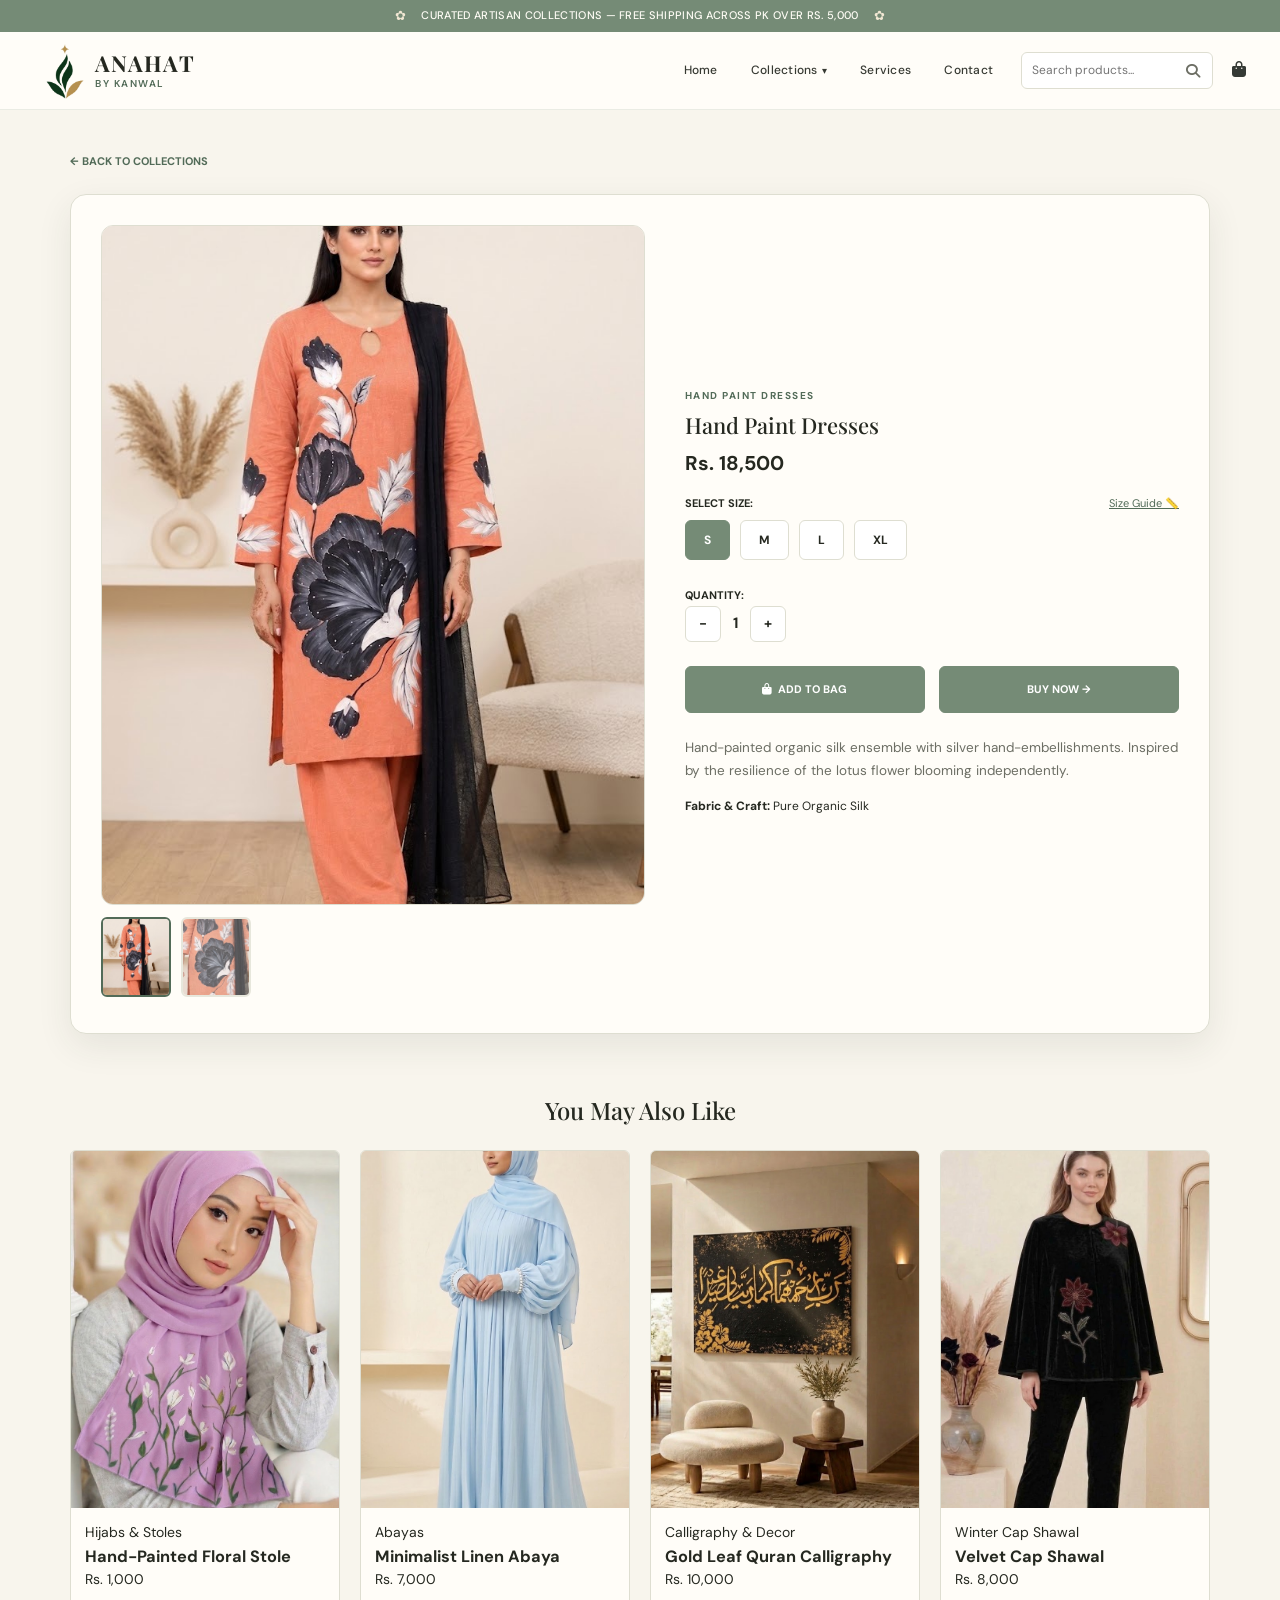
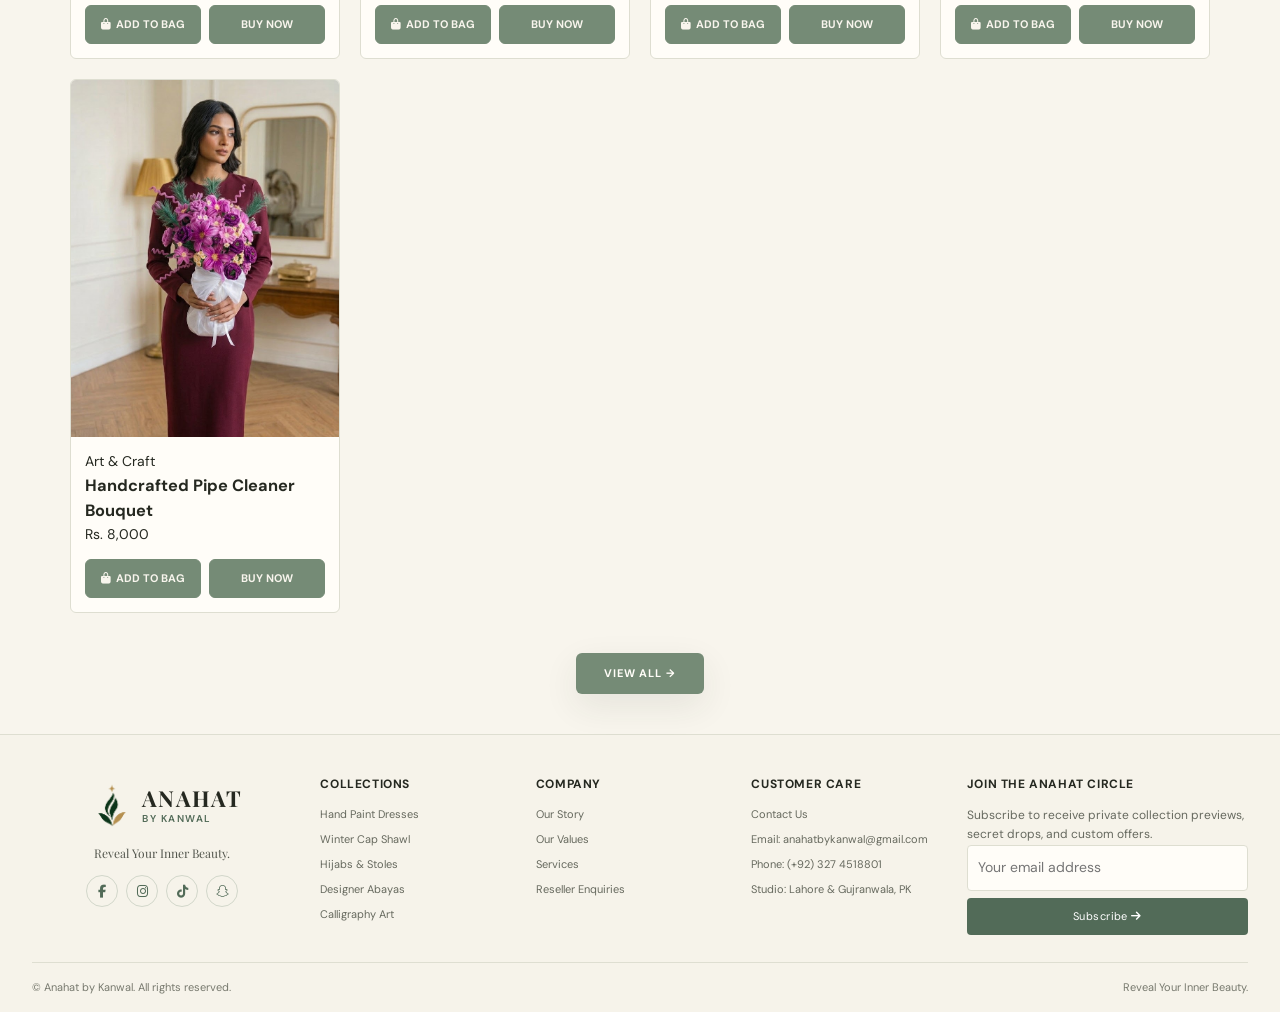
<file: pages/Collections/product.html>
﻿<!DOCTYPE html>
<html lang="en">
<head>
  <meta charset="UTF-8" />
  <meta name="viewport" content="width=device-width, initial-scale=1.0" />
  <title>[Product Name] â€“ Handcrafted Fashion & Decor | Anahat by Kanwal</title>
<meta name="description" content="Buy [Product Name] online. Beautifully crafted with fabric paint and embellishments. Unique handcrafted design by Anahat by Kanwal." />
  <link rel="preconnect" href="https://fonts.googleapis.com" />
  <link rel="preconnect" href="https://fonts.gstatic.com" crossorigin />
  <link href="https://fonts.googleapis.com/css2?family=DM+Sans:wght@400;500;700&family=Playfair+Display:wght@500;600;700&display=swap" rel="stylesheet" />
  <link rel="stylesheet" href="https://cdnjs.cloudflare.com/ajax/libs/font-awesome/6.5.2/css/all.min.css" />
  <link rel="stylesheet" href="/static/style.css" />
    <!-- Open Graph / Social Media Meta Tags -->
    <meta property="og:type" content="website" />
    <meta property="og:title" content="Anahat by Kanwal | Reveal Your Inner Beauty" />
    <meta property="og:description" content="Handcrafted apparel, party wear dresses, embellished western shirts, abayas, hand-painted stoles, calligraphy, resin art, and lotus flower decor." />
    <meta property="og:image" content="/static/assets/images/Home page/Hero.jpg" />
    <!-- Extended On-Page SEO & Canonical Tags -->
    <link rel="canonical" href="https://anahatbykanwal.com/" />
    <link rel="icon" type="image/x-icon" href="/static/assets/images/favicon.ico" />
    <meta name="author" content="Anahat by Kanwal" />
</head>
<style>
    /* ==========================================================================
   ANAHAT BY KANWAL - GLOBAL STYLESHEET
   ========================================================================== */
:root {
  --sage: #758b76;
  --sage-dark: #526b58;
  --sage-pale: #e4e9df;
  --cream: #f8f5ed;
  --paper: #fffdf8;
  --ink: #252820;
  --muted: #6c6e64;
  --rose: #d98b76;
  --line: #deded1;
  --serif: 'Playfair Display', Georgia, serif;
  --sans: 'DM Sans', Arial, sans-serif;
  --shadow: 0 12px 35px rgba(47, 57, 43, 0.09);
  --radius: 8px;
  --radius-md: 10px;
}

* {
  box-sizing: border-box;
  margin: 0;
  padding: 0;
}

body {
  background: var(--cream);
  color: var(--ink);
  font-family: var(--sans);
  font-size: 14px;
  line-height: 1.6;
}

img {
  display: block;
  width: 100%;
  height: 100%;
  object-fit: cover;
}

a {
  color: inherit;
  text-decoration: none;
}
/* ==========================================================================
   RESPONSIVE PRODUCT DETAIL GALLERY & LAYOUT STYLES
   ========================================================================== */
.product-detail-wrapper {
  max-width: 1180px;
  margin: 40px auto;
  padding: 0 20px;
}

.back-link {
  display: inline-block;
  font-size: 11px;
  font-weight: 700;
  text-transform: uppercase;
  color: var(--sage-dark);
  margin-bottom: 24px;
}

.product-detail-grid {
  display: grid;
  grid-template-columns: 1.1fr 1fr;
  gap: 40px;
  background: var(--paper);
  padding: 30px;
  border-radius: 16px;
  border: 1px solid var(--line);
  box-shadow: var(--shadow);
}

/* Gallery Styling */
.product-gallery-container {
  display: flex;
  flex-direction: column;
  gap: 12px;
}

.main-image-wrap {
  width: 100%;
  aspect-ratio: 4 / 5;
  border-radius: 12px;
  overflow: hidden;
  border: 1px solid var(--line);
  background: #fff;
}

.main-image-wrap img {
  width: 100%;
  height: 100%;
  object-fit: cover;
}

/* Thumbnail Rail (Horizontal on mobile, vertical or scrollable) */
.thumbnail-rail {
  display: flex;
  gap: 10px;
  overflow-x: auto;
  padding-bottom: 6px;
  scrollbar-width: thin;
}

.thumb-item {
  width: 70px;
  height: 80px;
  object-fit: cover;
  border-radius: 6px;
  cursor: pointer;
  border: 2px solid var(--line);
  opacity: 0.7;
  transition: all 0.2s ease;
  flex-shrink: 0;
}

.thumb-item:hover,
.thumb-item.active {
  opacity: 1;
  border-color: var(--sage-dark);
}

/* Details Info Styling */
.product-details-info {
  display: flex;
  flex-direction: column;
  justify-content: center;
}

.detail-category {
  font-size: 10px;
  letter-spacing: 0.15em;
  text-transform: uppercase;
  font-weight: 700;
  color: var(--sage-dark);
  margin-bottom: 6px;
}

.detail-title {
  font: 500 28px var(--serif);
  color: var(--ink);
  margin-bottom: 10px;
}

.detail-price {
  font-size: 20px;
  font-weight: 700;
  color: var(--ink);
  margin-bottom: 16px;
}

.detail-desc {
  font-size: 13.5px;
  color: var(--muted);
  line-height: 1.7;
  margin-bottom: 20px;
}

.detail-fabric {
  font-size: 12px;
  color: var(--ink);
  margin-bottom: 24px;
}

.detail-section {
  margin-bottom: 24px;
}

.size-guide-row {
  display: flex;
  justify-content: space-between;
  align-items: center;
  margin-bottom: 8px;
}

.section-label {
  font-size: 11px;
  font-weight: 700;
  text-transform: uppercase;
  color: var(--ink);
}

.size-guide-btn {
  font-size: 11px;
  color: var(--sage-dark);
  text-decoration: underline;
  background: none;
  border: none;
  cursor: pointer;
}

.size-buttons-wrap {
  display: flex;
  gap: 10px;
  flex-wrap: wrap;
}

.detail-size-btn {
  padding: 10px 18px;
  border: 1px solid var(--line);
  background: white;
  color: var(--ink);
  border-radius: 6px;
  cursor: pointer;
  font-size: 12px;
  font-weight: 700;
}

.detail-size-btn.active {
  border-color: var(--sage);
  background: var(--sage);
  color: white;
}

.quantity-selector-wrap {
  display: flex;
  align-items: center;
  gap: 12px;
}

.qty-btn {
  width: 36px;
  height: 36px;
  border: 1px solid var(--line);
  background: white;
  border-radius: 6px;
  font-weight: bold;
  cursor: pointer;
}

.qty-value {
  font-size: 15px;
  font-weight: 700;
}

.detail-action-buttons {
  display: grid;
  grid-template-columns: 1fr 1fr;
  gap: 14px;
}

.btn-detail-bag,
.btn-detail-buynow {
  padding: 14px;
  border-radius: var(--radius);
  font-size: 11px;
  font-weight: 700;
  text-transform: uppercase;
  cursor: pointer;
  display: inline-flex;
  align-items: center;
  justify-content: center;
  gap: 6px;
}

.btn-detail-bag {
  background: var(--sage);
  color: white;
  border: 1px solid var(--sage);
}

.btn-detail-buynow {
  background: var(--sage);
  color: white;
  border: 1px solid var(--sage);
}

.related-products-section {
  margin-top: 60px;
}

.related-title {
  font: 500 24px var(--serif);
  color: var(--ink);
  margin-bottom: 24px;
  text-align: center;
}



/* Toast Notification */
.toast {
    position: fixed;
    z-index: 100;
    bottom: 24px;
    left: 50%;
    transform: translate(-50%, 30px);
    padding: 12px 24px;
    background: #2e3e31;
    color: white;
    border-radius: 30px;
    box-shadow: var(--shadow);
    font-size: 12px;
    font-weight: 500;
    opacity: 0;
    pointer-events: none;
    transition: opacity .3s, transform .3s;
    text-align: center;
}

.toast.show {
    opacity: 1;
    transform: translate(-50%, 0);
}


/* Custom sizing for related products section */
.related-products-section .product-grid {
  display: grid;
  grid-template-columns: repeat(auto-fill, minmax(220px, 1fr));
  gap: 20px;
  margin-top: 20px;
}

.related-products-section .product-card {
  background: var(--paper);
  border: 1px solid var(--line);
  border-radius: var(--radius);
  overflow: hidden;
  display: flex;
  flex-direction: column;
}

.related-products-section .product-image-wrap {
  aspect-ratio: 3 / 4;
  width: 100%;
  overflow: hidden;
  background: #fff;
  cursor: pointer;
}

.related-products-section .product-image-wrap img {
  width: 100%;
  height: 100%;
  object-fit: cover;
}

.related-products-section .product-info {
  padding: 14px;
  display: flex;
  flex-direction: column;
  flex-grow: 1;
}
/* Responsive Breakpoints for Mobile View */
@media (max-width: 768px) {
  .product-detail-grid {
    grid-template-columns: 1fr;
    gap: 30px;
    padding: 20px;
  }

  .detail-title {
    font-size: 24px;
  }

  .detail-action-buttons {
    grid-template-columns: 1fr;
  }
}
</style>
<body>

  <!-- Dynamic Header -->
  <div id="header-placeholder"></div>

  <!-- Dynamic Product Detail Controller App Mount -->
  <div id="productDetailViewApp"></div>


 <!-- Toast Notification System -->
  <div class="toast" id="toast" role="status" aria-live="polite"></div>

  <!-- Dynamic Footer -->
  <div id="footer-placeholder"></div>

  <!-- Global Component Loader & Global Cart State -->
  <script src="/static/global.js"></script>

  <!-- Central Catalog & Routing Script -->
  <script src="/static/script.js"></script>
</body>
</html>
</file>
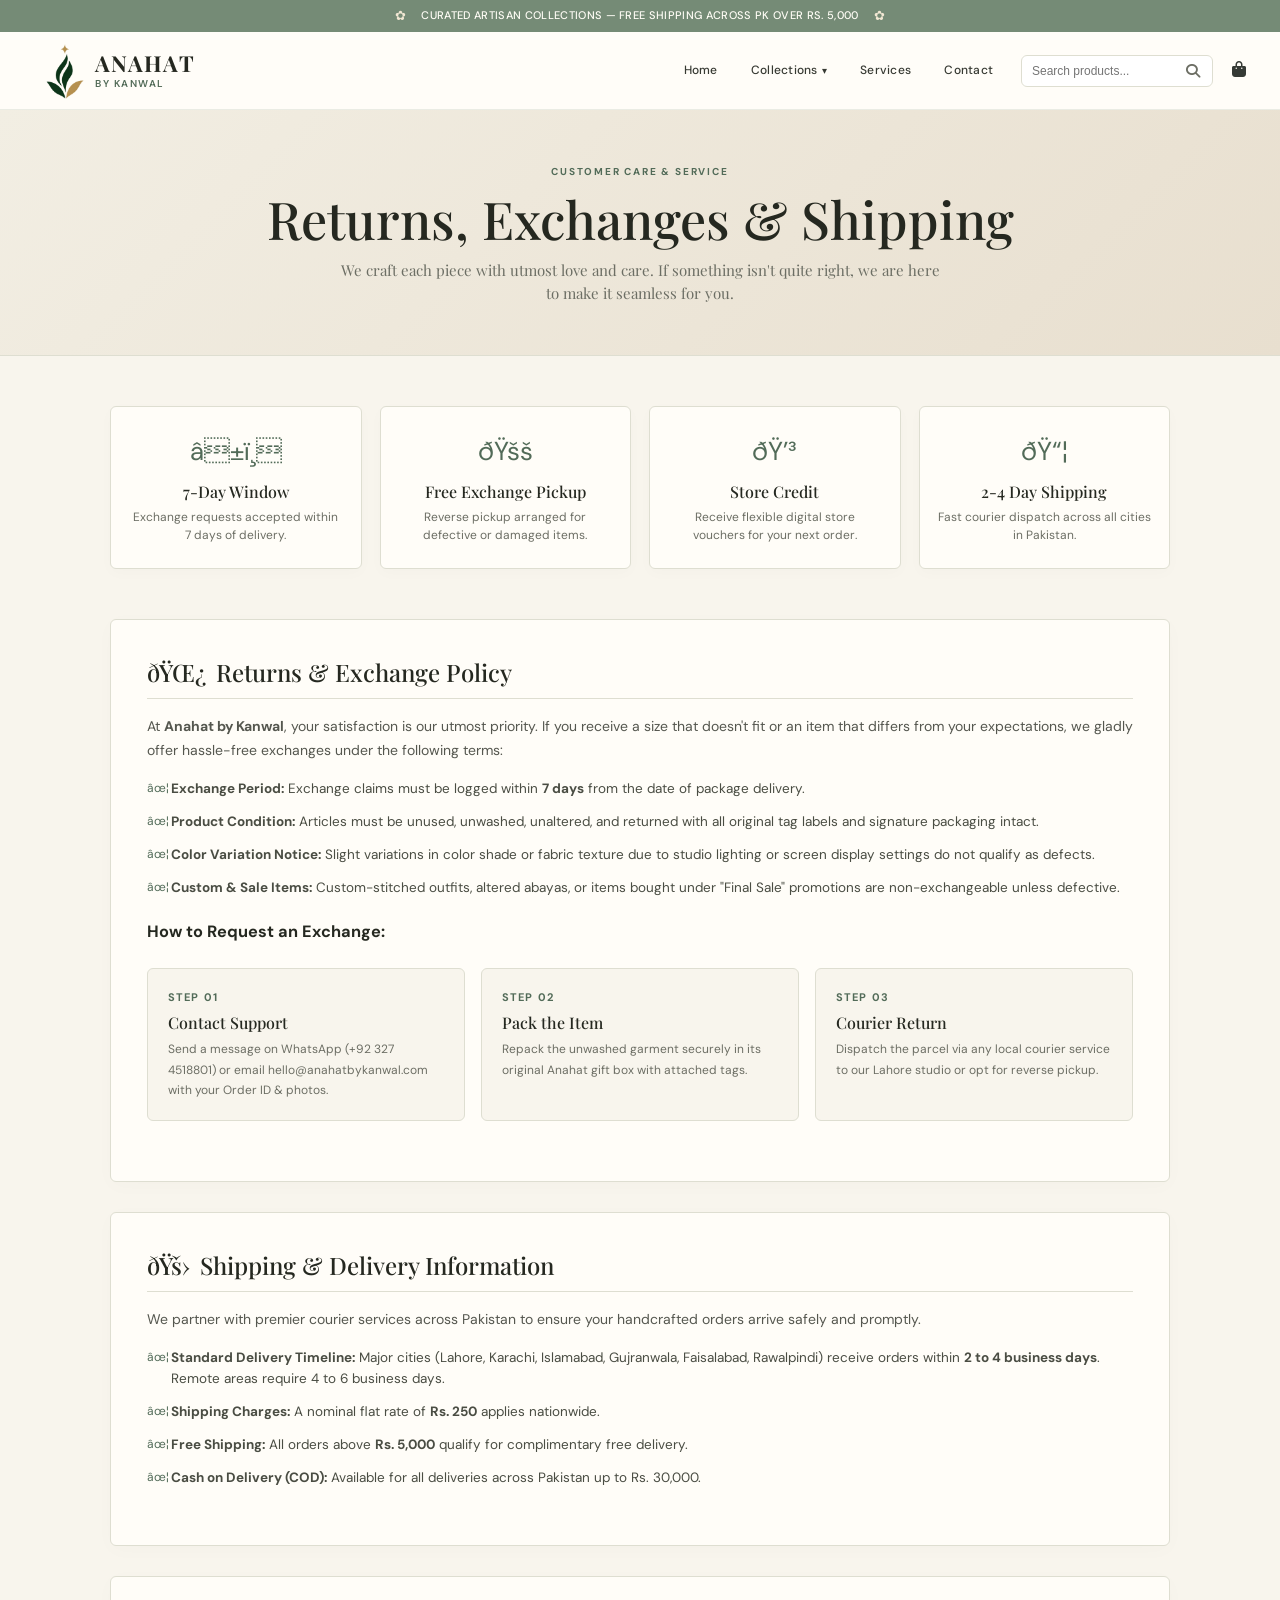
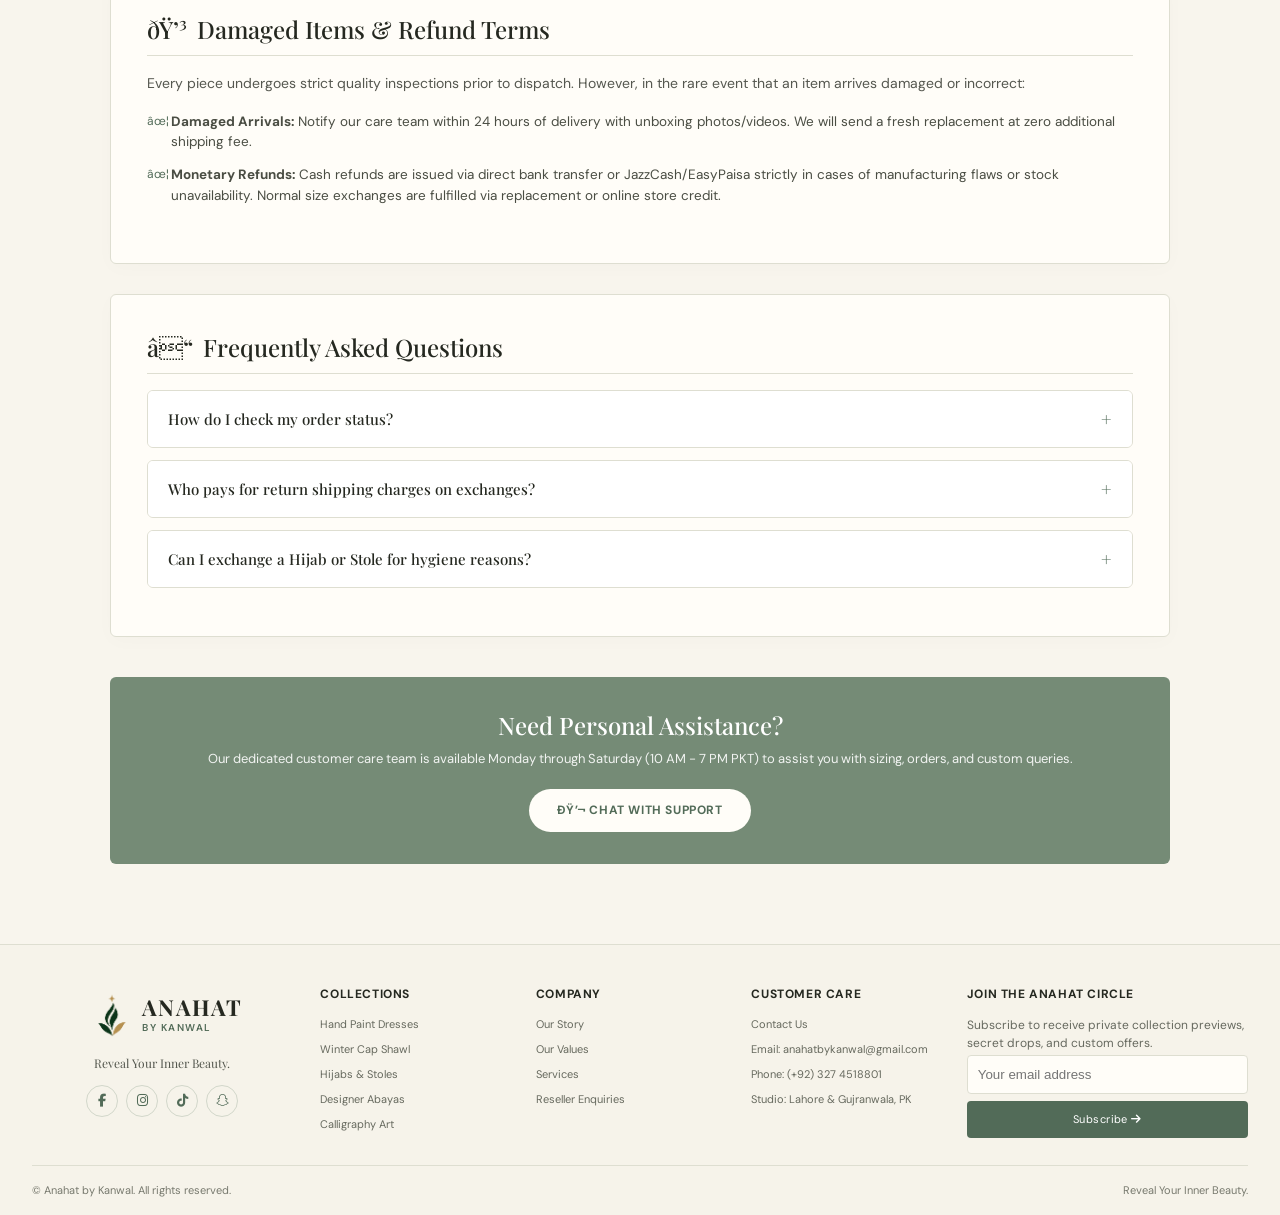
<file: pages/Returns and excahnge/returns.html>
﻿<!DOCTYPE html>
<html lang="en">

<head>
  <meta charset="UTF-8" />
  <meta name="viewport" content="width=device-width, initial-scale=1.0" />
  <meta name="theme-color" content="#758b76" />
  <meta name="description" content="Returns, Exchanges & Shipping Policy for Anahat by Kanwal. Learn about our 7-day exchange window, Pakistan-wide delivery, and customer care." />
  <title>Returns &amp; Shipping Policy | Anahat by Kanwal</title>

  <!-- Google Fonts -->
  <link rel="preconnect" href="https://fonts.googleapis.com" />
  <link rel="preconnect" href="https://fonts.gstatic.com" crossorigin />
  <link href="https://fonts.googleapis.com/css2?family=DM+Sans:ital,wght@0,400;0,500;0,600;0,700;1,400&family=Playfair+Display:ital,wght@0,400;0,500;0,600;0,700;1,400&display=swap" rel="stylesheet" />

  <style>
    /* Global Design Tokens & Variables */
    :root {
      --sage: #758b76;
      --sage-dark: #526b58;
      --sage-pale: #e4e9df;
      --cream: #f8f5ed;
      --paper: #fffdf8;
      --ink: #252820;
      --muted: #6c6e64;
      --rose: #d98b76;
      --rose-dark: #bd6c70;
      --gold: #bd9561;
      --line: #deded1;
      --serif: 'Playfair Display', Georgia, serif;
      --sans: 'DM Sans', Arial, sans-serif;
      --shadow: 0 12px 35px rgba(47, 57, 43, .09);
      --radius: 6px;
    }

    * {
      box-sizing: border-box;
      margin: 0;
      padding: 0;
    }

    html {
      scroll-behavior: smooth;
      scroll-padding-top: 90px;
    }

    body {
      background: var(--cream);
      color: var(--ink);
      font-family: var(--sans);
      font-size: 14px;
      line-height: 1.6;
      overflow-x: hidden;
    }

    /* Page Hero Banner */
    .policy-hero {
      background: linear-gradient(135deg, #f2eee3 0%, #e8dfcf 100%);
      padding: 50px clamp(20px, 5.5vw, 82px);
      text-align: center;
      border-bottom: 1px solid var(--line);
    }

    .policy-hero-eyebrow {
      display: inline-flex;
      align-items: center;
      gap: 10px;
      font-size: 10px;
      letter-spacing: 0.18em;
      font-weight: 700;
      color: var(--sage-dark);
      text-transform: uppercase;
      margin-bottom: 10px;
    }

    .policy-hero h1 {
      font: 500 clamp(32px, 4.5vw, 52px)/1.1 var(--serif);
      color: var(--ink);
      margin-bottom: 12px;
    }

    .policy-hero p {
      font-size: 15px;
      color: var(--muted);
      max-width: 600px;
      margin: 0 auto;
      font-family: var(--serif);
    }

    /* Policy Main Content Layout */
    .policy-container {
      max-width: 1100px;
      margin: 0 auto;
      padding: 50px 20px 80px;
    }

    .policy-highlights {
      display: grid;
      grid-template-columns: repeat(4, 1fr);
      gap: 18px;
      margin-bottom: 50px;
    }

    .highlight-card {
      background: var(--paper);
      border: 1px solid var(--line);
      border-radius: var(--radius);
      padding: 24px 18px;
      text-align: center;
      box-shadow: 0 4px 15px rgba(0, 0, 0, 0.02);
      transition: transform 0.25s ease;
    }

    .highlight-card:hover {
      transform: translateY(-4px);
    }

    .highlight-icon {
      font-size: 26px;
      margin-bottom: 10px;
      color: var(--sage-dark);
    }

    .highlight-card h3 {
      font: 500 16px var(--serif);
      margin-bottom: 6px;
      color: var(--ink);
    }

    .highlight-card p {
      font-size: 12px;
      color: var(--muted);
      line-height: 1.5;
    }

    /* Policy Details Sections */
    .policy-section {
      background: var(--paper);
      border: 1px solid var(--line);
      border-radius: var(--radius);
      padding: 36px;
      margin-bottom: 30px;
      box-shadow: 0 4px 20px rgba(0, 0, 0, 0.02);
    }

    .policy-section h2 {
      font: 500 24px var(--serif);
      color: var(--ink);
      margin-bottom: 16px;
      padding-bottom: 10px;
      border-bottom: 1px solid var(--line);
      display: flex;
      align-items: center;
      gap: 10px;
    }

    .policy-section p {
      font-size: 14px;
      color: #55574f;
      line-height: 1.7;
      margin-bottom: 16px;
    }

    .policy-list {
      list-style: none;
      margin-bottom: 20px;
    }

    .policy-list li {
      position: relative;
      padding-left: 24px;
      margin-bottom: 12px;
      font-size: 13.5px;
      color: #4a4d43;
    }

    .policy-list li::before {
      content: "âœ¦";
      position: absolute;
      left: 0;
      top: 0;
      color: var(--sage-dark);
      font-size: 12px;
    }

    /* Step-by-Step Exchange Flow */
    .steps-grid {
      display: grid;
      grid-template-columns: repeat(3, 1fr);
      gap: 16px;
      margin: 24px 0;
    }

    .step-box {
      background: var(--cream);
      border: 1px solid var(--line);
      border-radius: var(--radius);
      padding: 20px;
      position: relative;
    }

    .step-number {
      font-size: 11px;
      font-weight: 700;
      text-transform: uppercase;
      letter-spacing: 0.1em;
      color: var(--sage-dark);
      margin-bottom: 6px;
    }

    .step-box h4 {
      font: 500 16px var(--serif);
      margin-bottom: 6px;
      color: var(--ink);
    }

    .step-box p {
      font-size: 12px;
      margin: 0;
      color: var(--muted);
    }

    /* FAQ Accordion */
    .faq-item {
      border: 1px solid var(--line);
      border-radius: var(--radius);
      margin-bottom: 12px;
      background: white;
      overflow: hidden;
    }

    .faq-question {
      width: 100%;
      padding: 16px 20px;
      text-align: left;
      font: 500 15px var(--serif);
      color: var(--ink);
      display: flex;
      justify-content: space-between;
      align-items: center;
      background: white;
      transition: background 0.2s;
    }

    .faq-question:hover {
      background: var(--sage-pale);
    }

    .faq-icon {
      font-size: 18px;
      transition: transform 0.3s ease;
      color: var(--sage-dark);
    }

    .faq-item.open .faq-icon {
      transform: rotate(45deg);
    }

    .faq-answer {
      max-height: 0;
      overflow: hidden;
      transition: max-height 0.35s ease, padding 0.35s ease;
      padding: 0 20px;
      background: var(--paper);
    }

    .faq-item.open .faq-answer {
      max-height: 250px;
      padding: 16px 20px;
      border-top: 1px solid var(--line);
    }

    .faq-answer p {
      font-size: 13px;
      color: #555;
      margin: 0;
    }

    /* Support Callout Box */
    .support-box {
      background: var(--sage);
      color: white;
      border-radius: var(--radius);
      padding: 32px;
      text-align: center;
      margin-top: 40px;
    }

    .support-box h3 {
      font: 500 24px var(--serif);
      margin-bottom: 8px;
    }

    .support-box p {
      font-size: 13px;
      opacity: 0.9;
      margin-bottom: 20px;
    }

    .support-btn {
      display: inline-flex;
      align-items: center;
      gap: 10px;
      background: var(--paper);
      color: var(--sage-dark);
      padding: 12px 28px;
      border-radius: 30px;
      font-size: 12px;
      font-weight: 700;
      letter-spacing: 0.05em;
      text-transform: uppercase;
      transition: transform 0.2s ease, background 0.2s ease;
    }

    .support-btn:hover {
      transform: translateY(-2px);
      background: white;
    }

    /* Mini Drawer & Toast Notification */
    .toast {
      position: fixed;
      z-index: 100;
      bottom: 24px;
      left: 50%;
      transform: translate(-50%, 30px);
      padding: 12px 24px;
      background: #2e3e31;
      color: white;
      border-radius: 30px;
      box-shadow: var(--shadow);
      font-size: 12px;
      font-weight: 500;
      opacity: 0;
      pointer-events: none;
      transition: opacity .3s, transform .3s;
      text-align: center;
    }

    .toast.show {
      opacity: 1;
      transform: translate(-50%, 0);
    }

    .mini-drawer {
      position: fixed;
      z-index: 80;
      right: 0;
      top: 0;
      bottom: 0;
      width: min(420px, 100%);
      background: var(--paper);
      box-shadow: -10px 0 40px rgba(0, 0, 0, 0.15);
      transform: translateX(105%);
      transition: transform .35s cubic-bezier(0.16, 1, 0.3, 1);
      display: flex;
      flex-direction: column;
      padding: 24px;
    }

    .mini-drawer.open {
      transform: translateX(0);
    }

    .drawer-backdrop {
      position: fixed;
      inset: 0;
      background: rgba(30, 36, 29, 0.45);
      backdrop-filter: blur(2px);
      z-index: 75;
      opacity: 0;
      pointer-events: none;
      transition: opacity .3s;
    }

    .drawer-backdrop.open {
      opacity: 1;
      pointer-events: auto;
    }

    .drawer-head {
      display: flex;
      justify-content: space-between;
      align-items: center;
      border-bottom: 1px solid var(--line);
      padding-bottom: 16px;
    }

    .drawer-head h2 {
      font: 500 24px var(--serif);
      margin: 0;
      color: var(--ink);
    }

    .drawer-content {
      flex: 1;
      overflow-y: auto;
      padding: 16px 0;
    }

    .drawer-empty {
      color: var(--muted);
      font-size: 14px;
      text-align: center;
      padding: 60px 10px;
      font-family: var(--serif);
    }

    .drawer-footer {
      border-top: 1px solid var(--line);
      padding-top: 16px;
    }

    /* Footer */
    .site-footer {
      background: #f6f3ea;
      padding: 40px clamp(20px, 5.5vw, 82px) 0;
      border-top: 1px solid var(--line);
    }

    .footer-main {
      display: grid;
      grid-template-columns: 1.4fr 1fr 1fr 1fr 1.2fr;
      gap: 28px;
      padding-bottom: 30px;
    }

    .footer-column h3 {
      font-size: 12px;
      font-weight: 700;
      text-transform: uppercase;
      letter-spacing: 0.05em;
      margin-bottom: 12px;
      color: var(--ink);
    }

    .footer-column a, .footer-column p {
      display: block;
      font-size: 11px;
      color: #66695e;
      margin-bottom: 8px;
    }

    .footer-column a:hover {
      color: var(--sage-dark);
      text-decoration: underline;
    }

    .footer-bottom {
      border-top: 1px solid var(--line);
      padding: 16px 0;
      display: flex;
      justify-content: space-between;
      gap: 15px;
      color: #77796e;
      font-size: 11px;
    }

    /* Mobile Responsiveness */
    @media (max-width: 1024px) {
      .policy-highlights {
        grid-template-columns: repeat(2, 1fr);
      }
      .steps-grid {
        grid-template-columns: 1fr;
      }
      .footer-main {
        grid-template-columns: repeat(3, 1fr);
      }
    }

    @media (max-width: 768px) {
      .site-header {
        height: 66px;
        padding: 0 16px;
      }

      .main-nav {
        display: none;
        position: absolute;
        top: 66px;
        left: 0;
        right: 0;
        background: var(--paper);
        padding: 16px 20px;
        box-shadow: 0 10px 20px rgba(0, 0, 0, 0.08);
        flex-direction: column;
        align-items: flex-start;
        gap: 12px;
        border-top: 1px solid var(--line);
      }

      .main-nav.open {
        display: flex;
      }

      .menu-toggle {
        display: flex;
      }

      .policy-section {
        padding: 24px 20px;
      }

      .footer-main {
        grid-template-columns: repeat(2, 1fr);
      }
    }

    @media (max-width: 480px) {
      .policy-highlights {
        grid-template-columns: 1fr;
      }
      .footer-main {
        grid-template-columns: 1fr;
      }
    }
  </style>
    <!-- Open Graph / Social Media Meta Tags -->
    <meta property="og:type" content="website" />
    <meta property="og:title" content="Anahat by Kanwal | Reveal Your Inner Beauty" />
    <meta property="og:description" content="Handcrafted apparel, party wear dresses, embellished western shirts, abayas, hand-painted stoles, calligraphy, resin art, and lotus flower decor." />
    <meta property="og:image" content="/static/assets/images/Home page/Hero.jpg" />
    <!-- Extended On-Page SEO & Canonical Tags -->
    <link rel="canonical" href="https://anahatbykanwal.com/" />
    <link rel="icon" type="image/x-icon" href="/static/assets/images/favicon.ico" />
    <meta name="author" content="Anahat by Kanwal" />
</head>

<body>

  <!-- Header Placeholder -->
  <div id="header-placeholder"></div>

  <main>
    <!-- Page Hero Banner -->
    <section class="policy-hero">
      <div class="policy-hero-eyebrow"><span>CUSTOMER CARE &amp; SERVICE</span></div>
      <h1>Returns, Exchanges &amp; Shipping</h1>
      <p>We craft each piece with utmost love and care. If something isn't quite right, we are here to make it seamless for you.</p>
    </section>

    <div class="policy-container">
      <!-- Feature Highlight Cards -->
      <div class="policy-highlights">
        <div class="highlight-card">
          <div class="highlight-icon">â±ï¸</div>
          <h3>7-Day Window</h3>
          <p>Exchange requests accepted within 7 days of delivery.</p>
        </div>
        <div class="highlight-card">
          <div class="highlight-icon">ðŸšš</div>
          <h3>Free Exchange Pickup</h3>
          <p>Reverse pickup arranged for defective or damaged items.</p>
        </div>
        <div class="highlight-card">
          <div class="highlight-icon">ðŸ’³</div>
          <h3>Store Credit</h3>
          <p>Receive flexible digital store vouchers for your next order.</p>
        </div>
        <div class="highlight-card">
          <div class="highlight-icon">ðŸ“¦</div>
          <h3>2-4 Day Shipping</h3>
          <p>Fast courier dispatch across all cities in Pakistan.</p>
        </div>
      </div>

      <!-- 1. Exchange Policy -->
      <section class="policy-section">
        <h2><span>ðŸŒ¿</span> Returns &amp; Exchange Policy</h2>
        <p>At <strong>Anahat by Kanwal</strong>, your satisfaction is our utmost priority. If you receive a size that doesn't fit or an item that differs from your expectations, we gladly offer hassle-free exchanges under the following terms:</p>

        <ul class="policy-list">
          <li><strong>Exchange Period:</strong> Exchange claims must be logged within <strong>7 days</strong> from the date of package delivery.</li>
          <li><strong>Product Condition:</strong> Articles must be unused, unwashed, unaltered, and returned with all original tag labels and signature packaging intact.</li>
          <li><strong>Color Variation Notice:</strong> Slight variations in color shade or fabric texture due to studio lighting or screen display settings do not qualify as defects.</li>
          <li><strong>Custom &amp; Sale Items:</strong> Custom-stitched outfits, altered abayas, or items bought under "Final Sale" promotions are non-exchangeable unless defective.</li>
        </ul>

        <h3>How to Request an Exchange:</h3>
        <div class="steps-grid">
          <div class="step-box">
            <div class="step-number">Step 01</div>
            <h4>Contact Support</h4>
            <p>Send a message on WhatsApp (+92 327 4518801) or email hello@anahatbykanwal.com with your Order ID &amp; photos.</p>
          </div>
          <div class="step-box">
            <div class="step-number">Step 02</div>
            <h4>Pack the Item</h4>
            <p>Repack the unwashed garment securely in its original Anahat gift box with attached tags.</p>
          </div>
          <div class="step-box">
            <div class="step-number">Step 03</div>
            <h4>Courier Return</h4>
            <p>Dispatch the parcel via any local courier service to our Lahore studio or opt for reverse pickup.</p>
          </div>
        </div>
      </section>

      <!-- 2. Shipping & Delivery Policy -->
      <section class="policy-section">
        <h2><span>ðŸš›</span> Shipping &amp; Delivery Information</h2>
        <p>We partner with premier courier services across Pakistan to ensure your handcrafted orders arrive safely and promptly.</p>

        <ul class="policy-list">
          <li><strong>Standard Delivery Timeline:</strong> Major cities (Lahore, Karachi, Islamabad, Gujranwala, Faisalabad, Rawalpindi) receive orders within <strong>2 to 4 business days</strong>. Remote areas require 4 to 6 business days.</li>
          <li><strong>Shipping Charges:</strong> A nominal flat rate of <strong>Rs. 250</strong> applies nationwide.</li>
          <li><strong>Free Shipping:</strong> All orders above <strong>Rs. 5,000</strong> qualify for complimentary free delivery.</li>
          <li><strong>Cash on Delivery (COD):</strong> Available for all deliveries across Pakistan up to Rs. 30,000.</li>
        </ul>
      </section>

      <!-- 3. Refunds & Damages Policy -->
      <section class="policy-section">
        <h2><span>ðŸ’³</span> Damaged Items &amp; Refund Terms</h2>
        <p>Every piece undergoes strict quality inspections prior to dispatch. However, in the rare event that an item arrives damaged or incorrect:</p>

        <ul class="policy-list">
          <li><strong>Damaged Arrivals:</strong> Notify our care team within 24 hours of delivery with unboxing photos/videos. We will send a fresh replacement at zero additional shipping fee.</li>
          <li><strong>Monetary Refunds:</strong> Cash refunds are issued via direct bank transfer or JazzCash/EasyPaisa strictly in cases of manufacturing flaws or stock unavailability. Normal size exchanges are fulfilled via replacement or online store credit.</li>
        </ul>
      </section>

      <!-- 4. Frequently Asked Questions -->
      <section class="policy-section" id="faq-items">
        <h2><span>â“</span> Frequently Asked Questions</h2>
        <div class="faq-list">
          <div class="faq-item">
            <button class="faq-question" onclick="toggleFaq(this)">
              <span>How do I check my order status?</span>
              <span class="faq-icon">+</span>
            </button>
            <div class="faq-answer">
              <p>Once your order is dispatched, you will receive a SMS and Email notification containing your courier tracking number (TCS, CallCourier, or Leopards).</p>
            </div>
          </div>

          <div class="faq-item">
            <button class="faq-question" onclick="toggleFaq(this)">
              <span>Who pays for return shipping charges on exchanges?</span>
              <span class="faq-icon">+</span>
            </button>
            <div class="faq-answer">
              <p>For standard size/color exchanges, customer pays for returning the item to us (approx Rs. 200). If the mistake was on our end (defect or wrong item sent), Anahat covers all courier fees.</p>
            </div>
          </div>

          <div class="faq-item">
            <button class="faq-question" onclick="toggleFaq(this)">
              <span>Can I exchange a Hijab or Stole for hygiene reasons?</span>
              <span class="faq-icon">+</span>
            </button>
            <div class="faq-answer">
              <p>Hijabs and Stoles can be exchanged as long as they are completely unworn, scent-free, and in their original sealed transparent packaging.</p>
            </div>
          </div>
        </div>
      </section>

      <!-- Direct Support Callout -->
      <div class="support-box">
        <h3>Need Personal Assistance?</h3>
        <p>Our dedicated customer care team is available Monday through Saturday (10 AM - 7 PM PKT) to assist you with sizing, orders, and custom queries.</p>
        <a href="https://wa.me/923274518801?text=Hi%20Anahat,%20I%20need%20assistance%20regarding%20returns,%20exchanges,%20or%20shipping." target="_blank" rel="noopener noreferrer" class="support-btn">
          <span>ðŸ’¬ Chat with Support</span>
        </a>
      </div>
    </div>
  </main>

  <!-- Footer Placeholder -->
  <div id="footer-placeholder"></div>


  <!-- JavaScript Logic -->
     <!-- Toast Notification System -->
  <div class="toast" id="toast" role="status" aria-live="polite"></div>

 
  <!-- Central Dynamic Component Loader -->
  <script src="/static/global.js"></script>

  <!-- Main Website & Shopping Logic Scripts -->
  <script src="/static/script.js"></script>

</body>
</html>
</file>
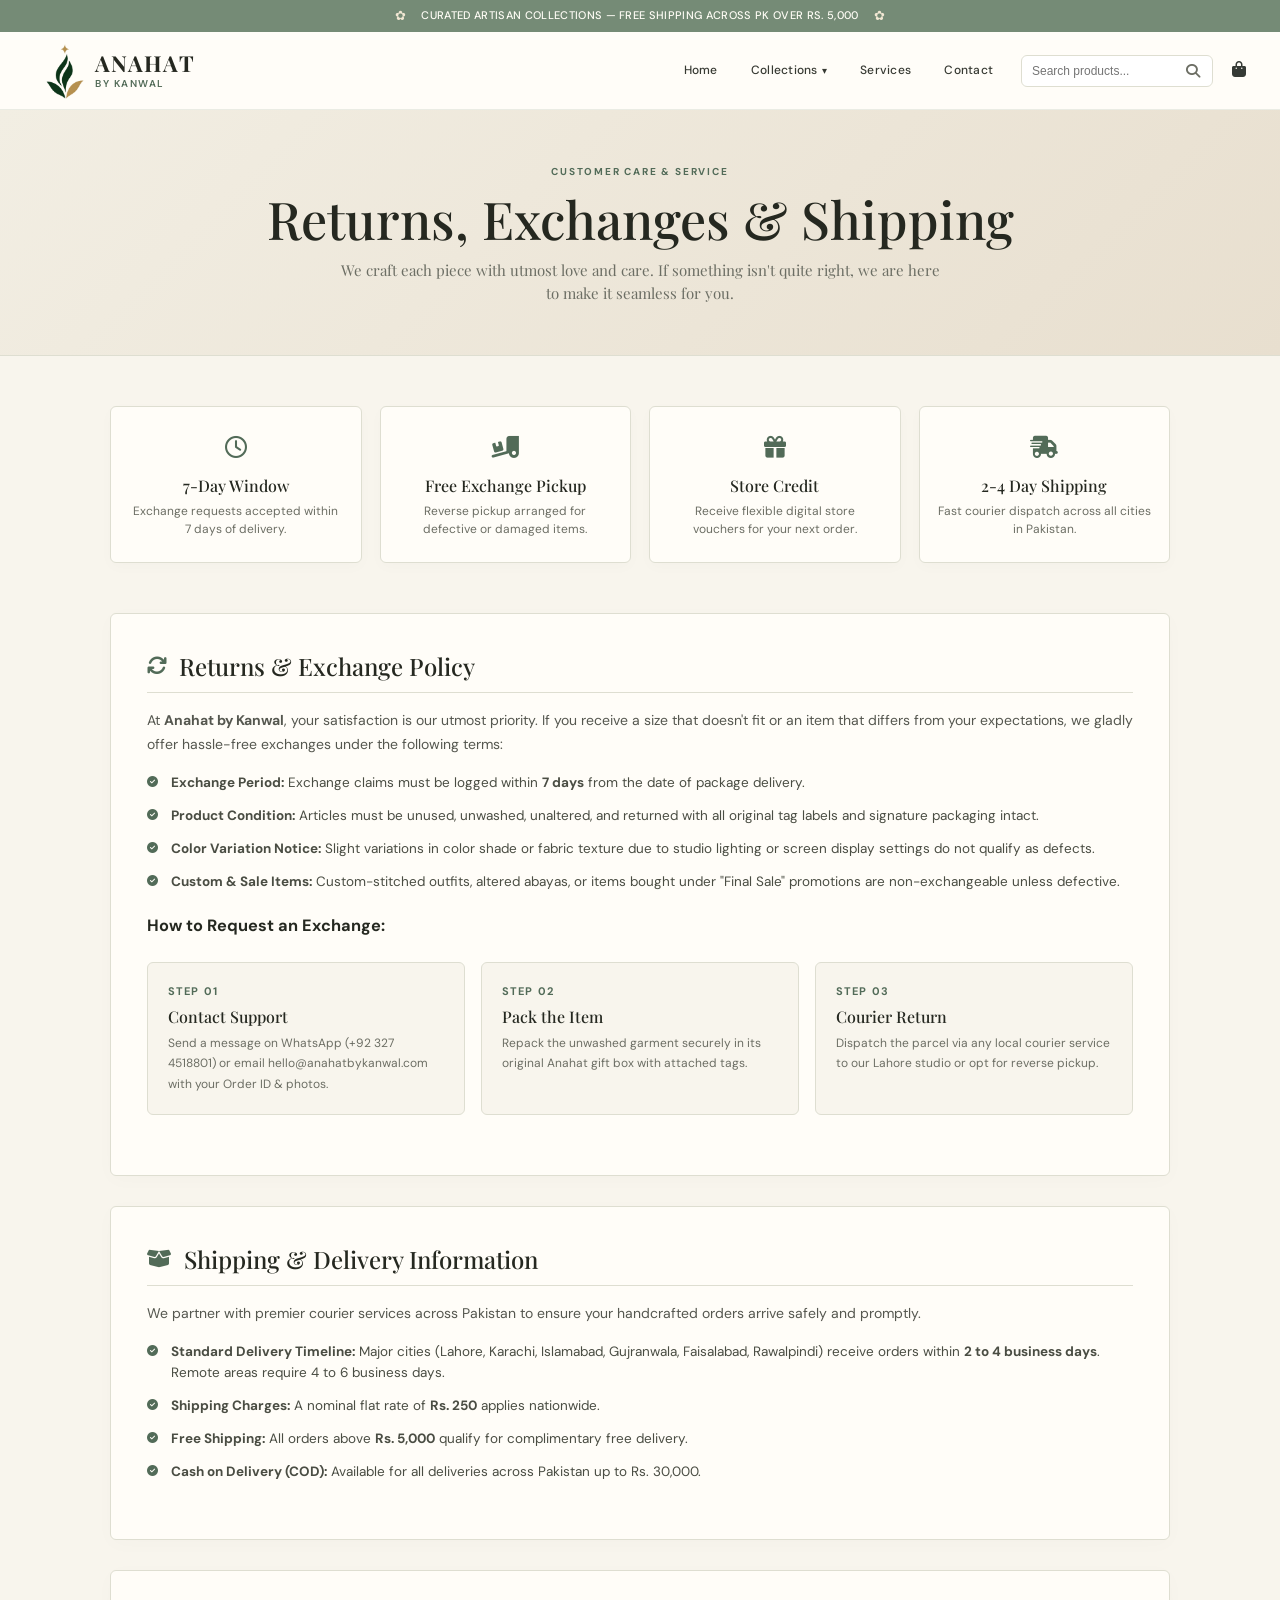
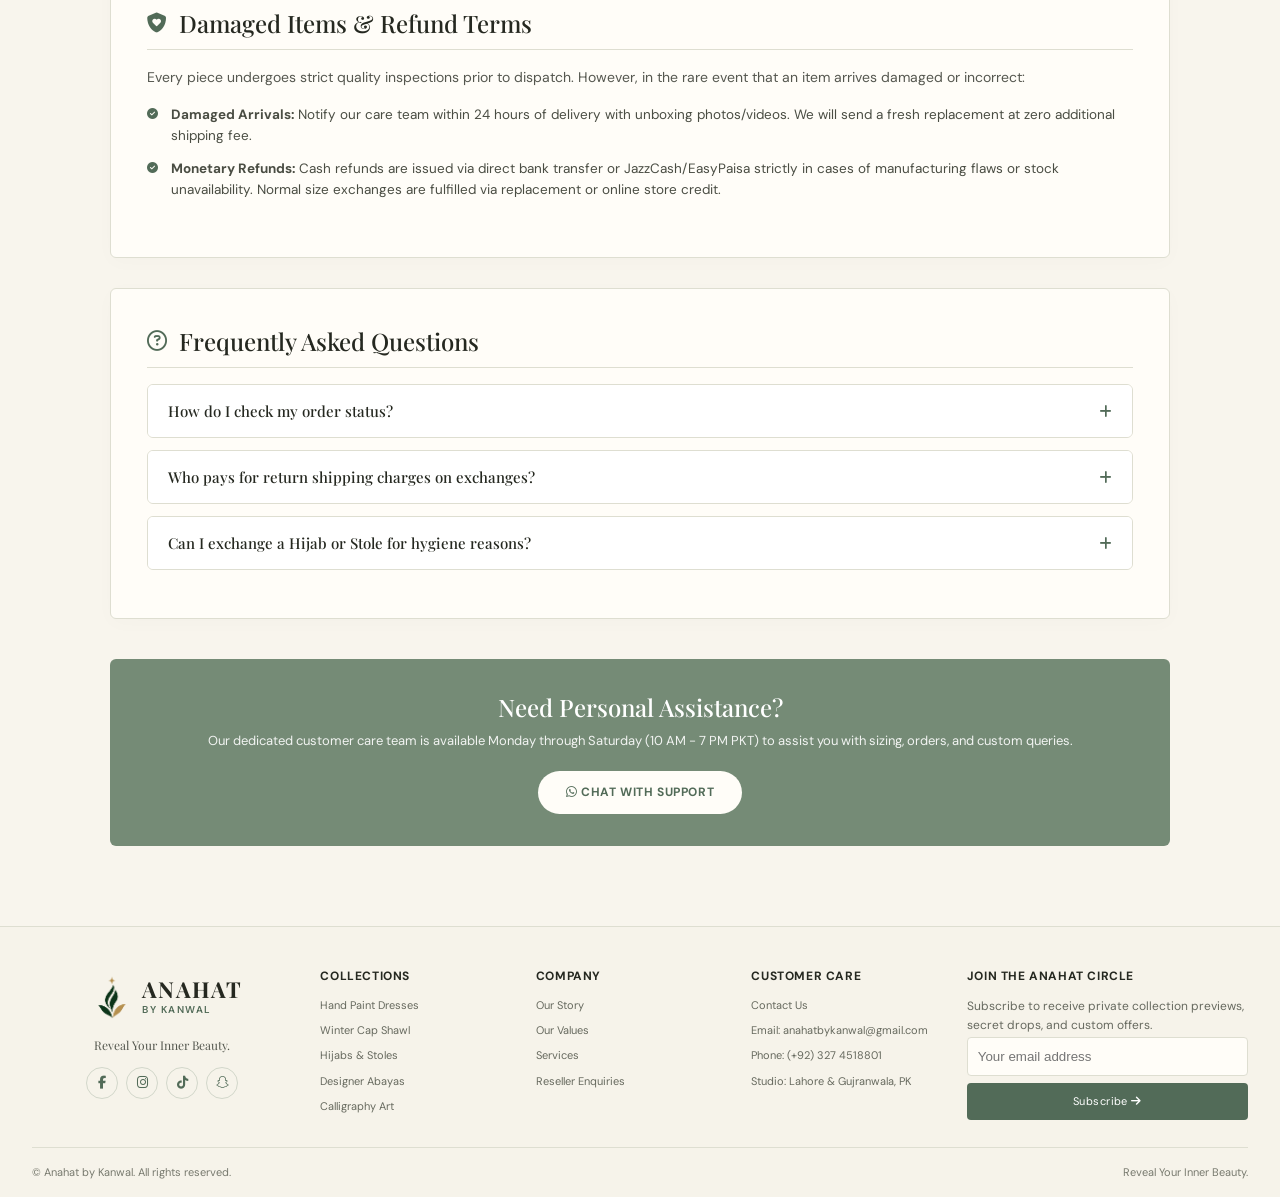
<file: pages/Services/services.html>
﻿<!DOCTYPE html>
<html lang="en">

<head>
  <meta charset="UTF-8" />
  <meta name="viewport" content="width=device-width, initial-scale=1.0" />
  <meta name="theme-color" content="#758b76" />
  <meta name="description" content="Returns, Exchanges & Shipping Policy for Anahat by Kanwal. Learn about our 7-day exchange window, Pakistan-wide delivery, and customer care." />
  <title>Returns &amp; Shipping Policy | Anahat by Kanwal</title>

  <!-- Google Fonts -->
  <link rel="preconnect" href="https://fonts.googleapis.com" />
  <link rel="preconnect" href="https://fonts.gstatic.com" crossorigin />
  <link href="https://fonts.googleapis.com/css2?family=DM+Sans:ital,wght@0,400;0,500;0,600;0,700;1,400&family=Playfair+Display:ital,wght@0,400;0,500;0,600;0,700;1,400&display=swap" rel="stylesheet" />

  <style>
    /* Global Design Tokens & Variables */
    :root {
      --sage: #758b76;
      --sage-dark: #526b58;
      --sage-pale: #e4e9df;
      --cream: #f8f5ed;
      --paper: #fffdf8;
      --ink: #252820;
      --muted: #6c6e64;
      --rose: #d98b76;
      --rose-dark: #bd6c70;
      --gold: #bd9561;
      --line: #deded1;
      --serif: 'Playfair Display', Georgia, serif;
      --sans: 'DM Sans', Arial, sans-serif;
      --shadow: 0 12px 35px rgba(47, 57, 43, .09);
      --radius: 6px;
    }

    * {
      box-sizing: border-box;
      margin: 0;
      padding: 0;
    }

    html {
      scroll-behavior: smooth;
      scroll-padding-top: 90px;
    }

    body {
      background: var(--cream);
      color: var(--ink);
      font-family: var(--sans);
      font-size: 14px;
      line-height: 1.6;
      overflow-x: hidden;
    }

    /* Page Hero Banner */
    .policy-hero {
      background: linear-gradient(135deg, #f2eee3 0%, #e8dfcf 100%);
      padding: 50px clamp(20px, 5.5vw, 82px);
      text-align: center;
      border-bottom: 1px solid var(--line);
    }

    .policy-hero-eyebrow {
      display: inline-flex;
      align-items: center;
      gap: 10px;
      font-size: 10px;
      letter-spacing: 0.18em;
      font-weight: 700;
      color: var(--sage-dark);
      text-transform: uppercase;
      margin-bottom: 10px;
    }

    .policy-hero h1 {
      font: 500 clamp(32px, 4.5vw, 52px)/1.1 var(--serif);
      color: var(--ink);
      margin-bottom: 12px;
    }

    .policy-hero p {
      font-size: 15px;
      color: var(--muted);
      max-width: 600px;
      margin: 0 auto;
      font-family: var(--serif);
    }

    /* Policy Main Content Layout */
    .policy-container {
      max-width: 1100px;
      margin: 0 auto;
      padding: 50px 20px 80px;
    }

    .policy-highlights {
      display: grid;
      grid-template-columns: repeat(4, 1fr);
      gap: 18px;
      margin-bottom: 50px;
    }

    .highlight-card {
      background: var(--paper);
      border: 1px solid var(--line);
      border-radius: var(--radius);
      padding: 24px 18px;
      text-align: center;
      box-shadow: 0 4px 15px rgba(0, 0, 0, 0.02);
      transition: transform 0.25s ease;
    }

    .highlight-card:hover {
      transform: translateY(-4px);
    }

    .highlight-icon {
      font-size: 22px;
      margin-bottom: 10px;
      color: var(--sage-dark);
    }

    .highlight-card h3 {
      font: 500 16px var(--serif);
      margin-bottom: 6px;
      color: var(--ink);
    }

    .highlight-card p {
      font-size: 12px;
      color: var(--muted);
      line-height: 1.5;
    }

    /* Policy Details Sections */
    .policy-section {
      background: var(--paper);
      border: 1px solid var(--line);
      border-radius: var(--radius);
      padding: 36px;
      margin-bottom: 30px;
      box-shadow: 0 4px 20px rgba(0, 0, 0, 0.02);
    }

    .policy-section h2 {
      font: 500 24px var(--serif);
      color: var(--ink);
      margin-bottom: 16px;
      padding-bottom: 10px;
      border-bottom: 1px solid var(--line);
      display: flex;
      align-items: center;
      gap: 12px;
    }

    .policy-section h2 i {
      color: var(--sage-dark);
      font-size: 20px;
    }

    .policy-section p {
      font-size: 14px;
      color: #55574f;
      line-height: 1.7;
      margin-bottom: 16px;
    }

    .policy-list {
      list-style: none;
      margin-bottom: 20px;
    }

    .policy-list li {
      position: relative;
      padding-left: 24px;
      margin-bottom: 12px;
      font-size: 13.5px;
      color: #4a4d43;
    }

    .policy-list li i.list-icon {
      position: absolute;
      left: 0;
      top: 4px;
      color: var(--sage-dark);
      font-size: 11px;
    }

    /* Step-by-Step Exchange Flow */
    .steps-grid {
      display: grid;
      grid-template-columns: repeat(3, 1fr);
      gap: 16px;
      margin: 24px 0;
    }

    .step-box {
      background: var(--cream);
      border: 1px solid var(--line);
      border-radius: var(--radius);
      padding: 20px;
      position: relative;
    }

    .step-number {
      font-size: 11px;
      font-weight: 700;
      text-transform: uppercase;
      letter-spacing: 0.1em;
      color: var(--sage-dark);
      margin-bottom: 6px;
    }

    .step-box h4 {
      font: 500 16px var(--serif);
      margin-bottom: 6px;
      color: var(--ink);
    }

    .step-box p {
      font-size: 12px;
      margin: 0;
      color: var(--muted);
    }

    /* FAQ Accordion */
    .faq-item {
      border: 1px solid var(--line);
      border-radius: var(--radius);
      margin-bottom: 12px;
      background: white;
      overflow: hidden;
    }

    .faq-question {
      width: 100%;
      padding: 16px 20px;
      text-align: left;
      font: 500 15px var(--serif);
      color: var(--ink);
      display: flex;
      justify-content: space-between;
      align-items: center;
      background: white;
      transition: background 0.2s;
      border: none;
      cursor: pointer;
    }

    .faq-question:hover {
      background: var(--sage-pale);
    }

    .faq-icon {
      font-size: 14px;
      transition: transform 0.3s ease;
      color: var(--sage-dark);
    }

    .faq-item.open .faq-icon {
      transform: rotate(45deg);
    }

    .faq-answer {
      max-height: 0;
      overflow: hidden;
      transition: max-height 0.35s ease, padding 0.35s ease;
      padding: 0 20px;
      background: var(--paper);
    }

    .faq-item.open .faq-answer {
      max-height: 250px;
      padding: 16px 20px;
      border-top: 1px solid var(--line);
    }

    .faq-answer p {
      font-size: 13px;
      color: #555;
      margin: 0;
    }

    /* Support Callout Box */
    .support-box {
      background: var(--sage);
      color: white;
      border-radius: var(--radius);
      padding: 32px;
      text-align: center;
      margin-top: 40px;
    }

    .support-box h3 {
      font: 500 24px var(--serif);
      margin-bottom: 8px;
    }

    .support-box p {
      font-size: 13px;
      opacity: 0.9;
      margin-bottom: 20px;
    }

    .support-btn {
      display: inline-flex;
      align-items: center;
      gap: 10px;
      background: var(--paper);
      color: var(--sage-dark);
      padding: 12px 28px;
      border-radius: 30px;
      font-size: 12px;
      font-weight: 700;
      letter-spacing: 0.05em;
      text-transform: uppercase;
      text-decoration: none;
      transition: transform 0.2s ease, background 0.2s ease;
    }

    .support-btn:hover {
      transform: translateY(-2px);
      background: white;
    }

    /* Toast Notification */
    .toast {
      position: fixed;
      z-index: 100;
      bottom: 24px;
      left: 50%;
      transform: translate(-50%, 30px);
      padding: 12px 24px;
      background: #2e3e31;
      color: white;
      border-radius: 30px;
      box-shadow: var(--shadow);
      font-size: 12px;
      font-weight: 500;
      opacity: 0;
      pointer-events: none;
      transition: opacity .3s, transform .3s;
      text-align: center;
    }

    .toast.show {
      opacity: 1;
      transform: translate(-50%, 0);
    }

    /* Mobile Responsiveness */
    @media (max-width: 1024px) {
      .policy-highlights {
        grid-template-columns: repeat(2, 1fr);
      }
      .steps-grid {
        grid-template-columns: 1fr;
      }
    }

    @media (max-width: 480px) {
      .policy-highlights {
        grid-template-columns: 1fr;
      }
    }
  </style>
  <link rel="stylesheet" href="https://cdnjs.cloudflare.com/ajax/libs/font-awesome/6.5.2/css/all.min.css" referrerpolicy="no-referrer" />
  <!-- Open Graph / Social Media Meta Tags -->
  <meta property="og:type" content="website" />
  <meta property="og:title" content="Anahat by Kanwal | Reveal Your Inner Beauty" />
  <meta property="og:description" content="Handcrafted apparel, party wear dresses, embellished western shirts, abayas, hand-painted stoles, calligraphy, resin art, and lotus flower decor." />
  <meta property="og:image" content="/static/assets/images/Home page/Hero.jpg" />
  <!-- Extended On-Page SEO & Canonical Tags -->
  <link rel="canonical" href="https://anahatbykanwal.com/" />
  <link rel="icon" type="image/x-icon" href="/static/assets/images/favicon.ico" />
  <meta name="author" content="Anahat by Kanwal" />
</head>

<body>

  <!-- Header Placeholder -->
  <div id="header-placeholder"></div>

  <main>
    <!-- Page Hero Banner -->
    <section class="policy-hero">
      <div class="policy-hero-eyebrow"><span>CUSTOMER CARE &amp; SERVICE</span></div>
      <h1>Returns, Exchanges &amp; Shipping</h1>
      <p>We craft each piece with utmost love and care. If something isn't quite right, we are here to make it seamless for you.</p>
    </section>

    <div class="policy-container">
      <!-- Feature Highlight Cards -->
      <div class="policy-highlights">
        <div class="highlight-card">
          <div class="highlight-icon"><i class="fa-regular fa-clock"></i></div>
          <h3>7-Day Window</h3>
          <p>Exchange requests accepted within 7 days of delivery.</p>
        </div>
        <div class="highlight-card">
          <div class="highlight-icon"><i class="fa-solid fa-truck-ramp-box"></i></div>
          <h3>Free Exchange Pickup</h3>
          <p>Reverse pickup arranged for defective or damaged items.</p>
        </div>
        <div class="highlight-card">
          <div class="highlight-icon"><i class="fa-solid fa-gift"></i></div>
          <h3>Store Credit</h3>
          <p>Receive flexible digital store vouchers for your next order.</p>
        </div>
        <div class="highlight-card">
          <div class="highlight-icon"><i class="fa-solid fa-truck-fast"></i></div>
          <h3>2-4 Day Shipping</h3>
          <p>Fast courier dispatch across all cities in Pakistan.</p>
        </div>
      </div>

      <!-- 1. Exchange Policy -->
      <section class="policy-section">
        <h2><i class="fa-solid fa-arrows-rotate"></i> Returns &amp; Exchange Policy</h2>
        <p>At <strong>Anahat by Kanwal</strong>, your satisfaction is our utmost priority. If you receive a size that doesn't fit or an item that differs from your expectations, we gladly offer hassle-free exchanges under the following terms:</p>

        <ul class="policy-list">
          <li><i class="fa-solid fa-circle-check list-icon"></i><strong>Exchange Period:</strong> Exchange claims must be logged within <strong>7 days</strong> from the date of package delivery.</li>
          <li><i class="fa-solid fa-circle-check list-icon"></i><strong>Product Condition:</strong> Articles must be unused, unwashed, unaltered, and returned with all original tag labels and signature packaging intact.</li>
          <li><i class="fa-solid fa-circle-check list-icon"></i><strong>Color Variation Notice:</strong> Slight variations in color shade or fabric texture due to studio lighting or screen display settings do not qualify as defects.</li>
          <li><i class="fa-solid fa-circle-check list-icon"></i><strong>Custom &amp; Sale Items:</strong> Custom-stitched outfits, altered abayas, or items bought under "Final Sale" promotions are non-exchangeable unless defective.</li>
        </ul>

        <h3>How to Request an Exchange:</h3>
        <div class="steps-grid">
          <div class="step-box">
            <div class="step-number">Step 01</div>
            <h4>Contact Support</h4>
            <p>Send a message on WhatsApp (+92 327 4518801) or email hello@anahatbykanwal.com with your Order ID &amp; photos.</p>
          </div>
          <div class="step-box">
            <div class="step-number">Step 02</div>
            <h4>Pack the Item</h4>
            <p>Repack the unwashed garment securely in its original Anahat gift box with attached tags.</p>
          </div>
          <div class="step-box">
            <div class="step-number">Step 03</div>
            <h4>Courier Return</h4>
            <p>Dispatch the parcel via any local courier service to our Lahore studio or opt for reverse pickup.</p>
          </div>
        </div>
      </section>

      <!-- 2. Shipping & Delivery Policy -->
      <section class="policy-section">
        <h2><i class="fa-solid fa-box-open"></i> Shipping &amp; Delivery Information</h2>
        <p>We partner with premier courier services across Pakistan to ensure your handcrafted orders arrive safely and promptly.</p>

        <ul class="policy-list">
          <li><i class="fa-solid fa-circle-check list-icon"></i><strong>Standard Delivery Timeline:</strong> Major cities (Lahore, Karachi, Islamabad, Gujranwala, Faisalabad, Rawalpindi) receive orders within <strong>2 to 4 business days</strong>. Remote areas require 4 to 6 business days.</li>
          <li><i class="fa-solid fa-circle-check list-icon"></i><strong>Shipping Charges:</strong> A nominal flat rate of <strong>Rs. 250</strong> applies nationwide.</li>
          <li><i class="fa-solid fa-circle-check list-icon"></i><strong>Free Shipping:</strong> All orders above <strong>Rs. 5,000</strong> qualify for complimentary free delivery.</li>
          <li><i class="fa-solid fa-circle-check list-icon"></i><strong>Cash on Delivery (COD):</strong> Available for all deliveries across Pakistan up to Rs. 30,000.</li>
        </ul>
      </section>

      <!-- 3. Refunds & Damages Policy -->
      <section class="policy-section">
        <h2><i class="fa-solid fa-shield-heart"></i> Damaged Items &amp; Refund Terms</h2>
        <p>Every piece undergoes strict quality inspections prior to dispatch. However, in the rare event that an item arrives damaged or incorrect:</p>

        <ul class="policy-list">
          <li><i class="fa-solid fa-circle-check list-icon"></i><strong>Damaged Arrivals:</strong> Notify our care team within 24 hours of delivery with unboxing photos/videos. We will send a fresh replacement at zero additional shipping fee.</li>
          <li><i class="fa-solid fa-circle-check list-icon"></i><strong>Monetary Refunds:</strong> Cash refunds are issued via direct bank transfer or JazzCash/EasyPaisa strictly in cases of manufacturing flaws or stock unavailability. Normal size exchanges are fulfilled via replacement or online store credit.</li>
        </ul>
      </section>

      <!-- 4. Frequently Asked Questions -->
      <section class="policy-section" id="faq-items">
        <h2><i class="fa-regular fa-circle-question"></i> Frequently Asked Questions</h2>
        <div class="faq-list">
          <div class="faq-item">
            <button class="faq-question" onclick="toggleFaq(this)">
              <span>How do I check my order status?</span>
              <span class="faq-icon"><i class="fa-solid fa-plus"></i></span>
            </button>
            <div class="faq-answer">
              <p>Once your order is dispatched, you will receive a SMS and Email notification containing your courier tracking number (TCS, CallCourier, or Leopards).</p>
            </div>
          </div>

          <div class="faq-item">
            <button class="faq-question" onclick="toggleFaq(this)">
              <span>Who pays for return shipping charges on exchanges?</span>
              <span class="faq-icon"><i class="fa-solid fa-plus"></i></span>
            </button>
            <div class="faq-answer">
              <p>For standard size/color exchanges, customer pays for returning the item to us (approx Rs. 200). If the mistake was on our end (defect or wrong item sent), Anahat covers all courier fees.</p>
            </div>
          </div>

          <div class="faq-item">
            <button class="faq-question" onclick="toggleFaq(this)">
              <span>Can I exchange a Hijab or Stole for hygiene reasons?</span>
              <span class="faq-icon"><i class="fa-solid fa-plus"></i></span>
            </button>
            <div class="faq-answer">
              <p>Hijabs and Stoles can be exchanged as long as they are completely unworn, scent-free, and in their original sealed transparent packaging.</p>
            </div>
          </div>
        </div>
      </section>

      <!-- Direct Support Callout -->
      <div class="support-box">
        <h3>Need Personal Assistance?</h3>
        <p>Our dedicated customer care team is available Monday through Saturday (10 AM - 7 PM PKT) to assist you with sizing, orders, and custom queries.</p>
        <a href="https://wa.me/923274518801?text=Hi%20Anahat,%20I%20need%20assistance%20regarding%20returns,%20exchanges,%20or%20shipping." target="_blank" rel="noopener noreferrer" class="support-btn">
          <span><i class="fa-brands fa-whatsapp"></i> Chat with Support</span>
        </a>
      </div>
    </div>
  </main>

  <!-- Footer Placeholder -->
  <div id="footer-placeholder"></div>

  <!-- Toast Notification -->
  <div class="toast" id="toast" role="status"></div>

  <!-- Global JS -->
  <script src="/static/global.js"></script>
  
  <script>
    function toggleFaq(button) {
      const item = button.parentElement;
      item.classList.toggle('open');
    }
  </script>
</body>

</html>
</file>
<file: static/style.css>
/* ==========================================================================
   ANAHAT BY KANWAL - GLOBAL STYLESHEET
   Theme: Sage Green (#758b76), Cream (#f8f5ed), Ivory/Paper (#fffdf8), Ink (#252820)
   ========================================================================== */

/* --------------------------------------------------------------------------
   1. CSS Variables & Reset
   -------------------------------------------------------------------------- */
:root {
  --sage: #758b76;
  --sage-dark: #526b58;
  --sage-pale: #e4e9df;
  --cream: #f8f5ed;
  --paper: #fffdf8;
  --ink: #252820;
  --muted: #6c6e64;
  --rose: #d98b76;
  --rose-dark: #bd6c70;
  --gold: #bd9561;
  --line: #deded1;
  --serif: 'Playfair Display', Georgia, serif;
  --sans: 'DM Sans', Arial, sans-serif;
  --shadow: 0 12px 35px rgba(47, 57, 43, 0.09);
  --radius: 8px;
  --radius-lg: 16px;
  --radius-md: 10px;
}

* {
  box-sizing: border-box;
  margin: 0;
  padding: 0;
}

html {
  scroll-behavior: smooth;
  scroll-padding-top: 90px;
}

body {
  background: var(--cream);
  color: var(--ink);
  font-family: var(--sans);
  font-size: 14px;
  line-height: 1.6;
  overflow-x: hidden;
}

body.drawer-open {
  overflow: hidden;
}

img {
  display: block;
  width: 100%;
  height: 100%;
  object-fit: cover;
}

a {
  color: inherit;
  text-decoration: none;
}

button, input, select, textarea {
  font: inherit;
  color: inherit;
}

button {
  cursor: pointer;
  border: none;
  background: none;
  -webkit-tap-highlight-color: transparent;
}
/* ==========================================================================
   PRODUCT CARD ACTION BUTTONS STYLING
   ========================================================================== */
.product-card-actions {
  display: flex;
  gap: 8px;
  margin-top: 14px;
}

.btn-card {
  flex: 1;
  padding: 10px 6px;
  font-size: 11px;
  font-weight: 700;
  text-transform: uppercase;
  border-radius: var(--radius, 6px);
  cursor: pointer;
  transition: all 0.2s ease-in-out;
  display: inline-flex;
  align-items: center;
  justify-content: center;
  gap: 5px;
  white-space: nowrap;
}

/* Add to Bag Button Style */
.btn-add-bag {
  background:var(--sage);
  color: var(--cream, #f8f5ed);
  border: 1px solid var(--sage);
}

.btn-add-bag:hover {
  background: var(--sage-dark, #526b58);
}

/* Buy Now Button Style */
.btn-buy-now {
  background:var(--sage);
  color: var(--cream, #f8f5ed);
  border: 1px solid var(--sage);
}

.btn-buy-now:hover {
  background: var(--sage-dark, #526b58);
  border-color: var(--sage-dark, #526b58);
}


/* Toast Notification Design */
.toast {
  position: fixed;
  z-index: 9999;
  bottom: 30px;
  left: 50%;
  transform: translate(-50%, 40px);
  padding: 12px 24px;
  background: var(--sage-dark, #526b58);
  color: #fffdf8;
  border-radius: 30px;
  box-shadow: 0 10px 30px rgba(0,0,0,0.15);
  font-size: 13px;
  font-weight: 500;
  opacity: 0;
  pointer-events: none;
  transition: opacity 0.3s ease, transform 0.3s ease;
  text-align: center;
}
.toast.show {
  opacity: 1;
  transform: translate(-50%, 0);
}
/* ==========================================================================
   UPDATED MOBILE RESPONSIVE FIXES FOR INDEX PAGE
   ========================================================================== */

@media (max-width: 760px) {
  /* 1. Hero Buttons & Side Card Fixes */
  .hero {
    flex-direction: column !important;
    align-items: flex-start !important;
    padding-bottom: 20px !important;
  }

  .hero-copy {
    padding: 30px 16px 15px 16px !important;
    width: 100% !important;
    text-align: left !important;
  }

  .hero h1 {
    font-size: 40px !important;
    line-height: 1.35 !important;
  }
  .hero p {
    font-size: 14px !important;
    line-height: 1.5 !important;
    width: 220px;
  }
  /* Hero buttons ko ek sath side-by-side aur compact karne ke liye */
  .hero-buttons {
    display: flex !important;
    flex-direction: row !important;
    flex-wrap: nowrap !important;
    gap: 8px !important;
    width: 100px !important;
    margin-top: 15px !important;
  }

  .hero-buttons .button {
    flex: 1 !important;
    padding: 0 6px !important;
    font-size: 10px !important;
    min-height: 38px !important;
    white-space: nowrap !important;
    gap: 6px !important;
  }

  /* 2. "The New Collection" Side Card Fix (Height choti aur compact) */
 .hero-side-card {
    margin: 12px 16px 8px 16px !important;
    width: calc(100% - 32px) !important;
    max-width: 150px !important; /* Width kam kar di gayi hai */
    padding: 14px 16px !important;
    min-height: auto ;
  }

  .hero-side-card strong {
    font-size: 16px !important;
    margin-bottom: 4px !important;
  }

  .side-card-copy {
    font-size: 10.5px !important;
  }

  .round-arrow {
    width: 24px !important;
    height: 24px !important;
    margin-top: 8px !important;
    font-size: 12px !important;
  }
  /* 3. Product Cards & Grid Fixes (Buttons alignment fix) */
.product-grid {
    grid-template-columns: repeat(2, minmax(0, 1fr)) !important;
    gap: 10px !important;
    padding: 0 4px !important;
  }

  .product-card {
    display: flex !important;
    flex-direction: column !important;
    height: 100% !important;
  }

  .product-info {
    padding: 10px 8px !important;
    display: flex !important;
    flex-direction: column !important;
    flex: 1 !important;
  }

  .product-price {
    margin-top: auto !important;
    margin-bottom: 8px !important;
  }

  .product-card-actions {
    display: flex !important;
    flex-direction: column !important;
    gap: 5px !important;
    margin-top: 0 !important;
  }

  .btn-card {
    width: 100% !important;
    padding: 7px 4px !important;
    font-size: 9.5px !important;
  }
  /* 4. Story Section Fixes (Proper stacking for image and content) */
  .story-section {
    grid-template-columns: 1fr !important;
    display: flex !important;
    flex-direction: column !important;
  }

  .story-image {
    width: 100% !important;
    min-height: 280px !important;
    position: relative !important;
  }

  .story-content {
    padding: 30px 18px !important;
    text-align: left !important;
  }

  .story-content h2 {
    font-size: 26px !important;
  }


}
@media (max-width: 760px) {
  /* Category Grid ko 3 columns mein set kar diya taake 3 upar aur 3 neechay ayein */
  .category-grid {
    display: grid !important;
    grid-template-columns: repeat(3, minmax(0, 1fr)) !important;
    gap:35px 10px !important;
    max-width: 100% !important;
    padding: 0 10px !important;
  }

  .category-card {
    text-align: center !important;
  }

  .category-card img {
    aspect-ratio: 3 / 4 !important;
    border-radius: 40px 40px 6px 6px !important;
  }

  .category-card span {
    font-size: 11px !important;
    line-height: 1.25 !important;
    margin-top: 6px !important;
    word-break: break-word !important;
  }
}
</file>
